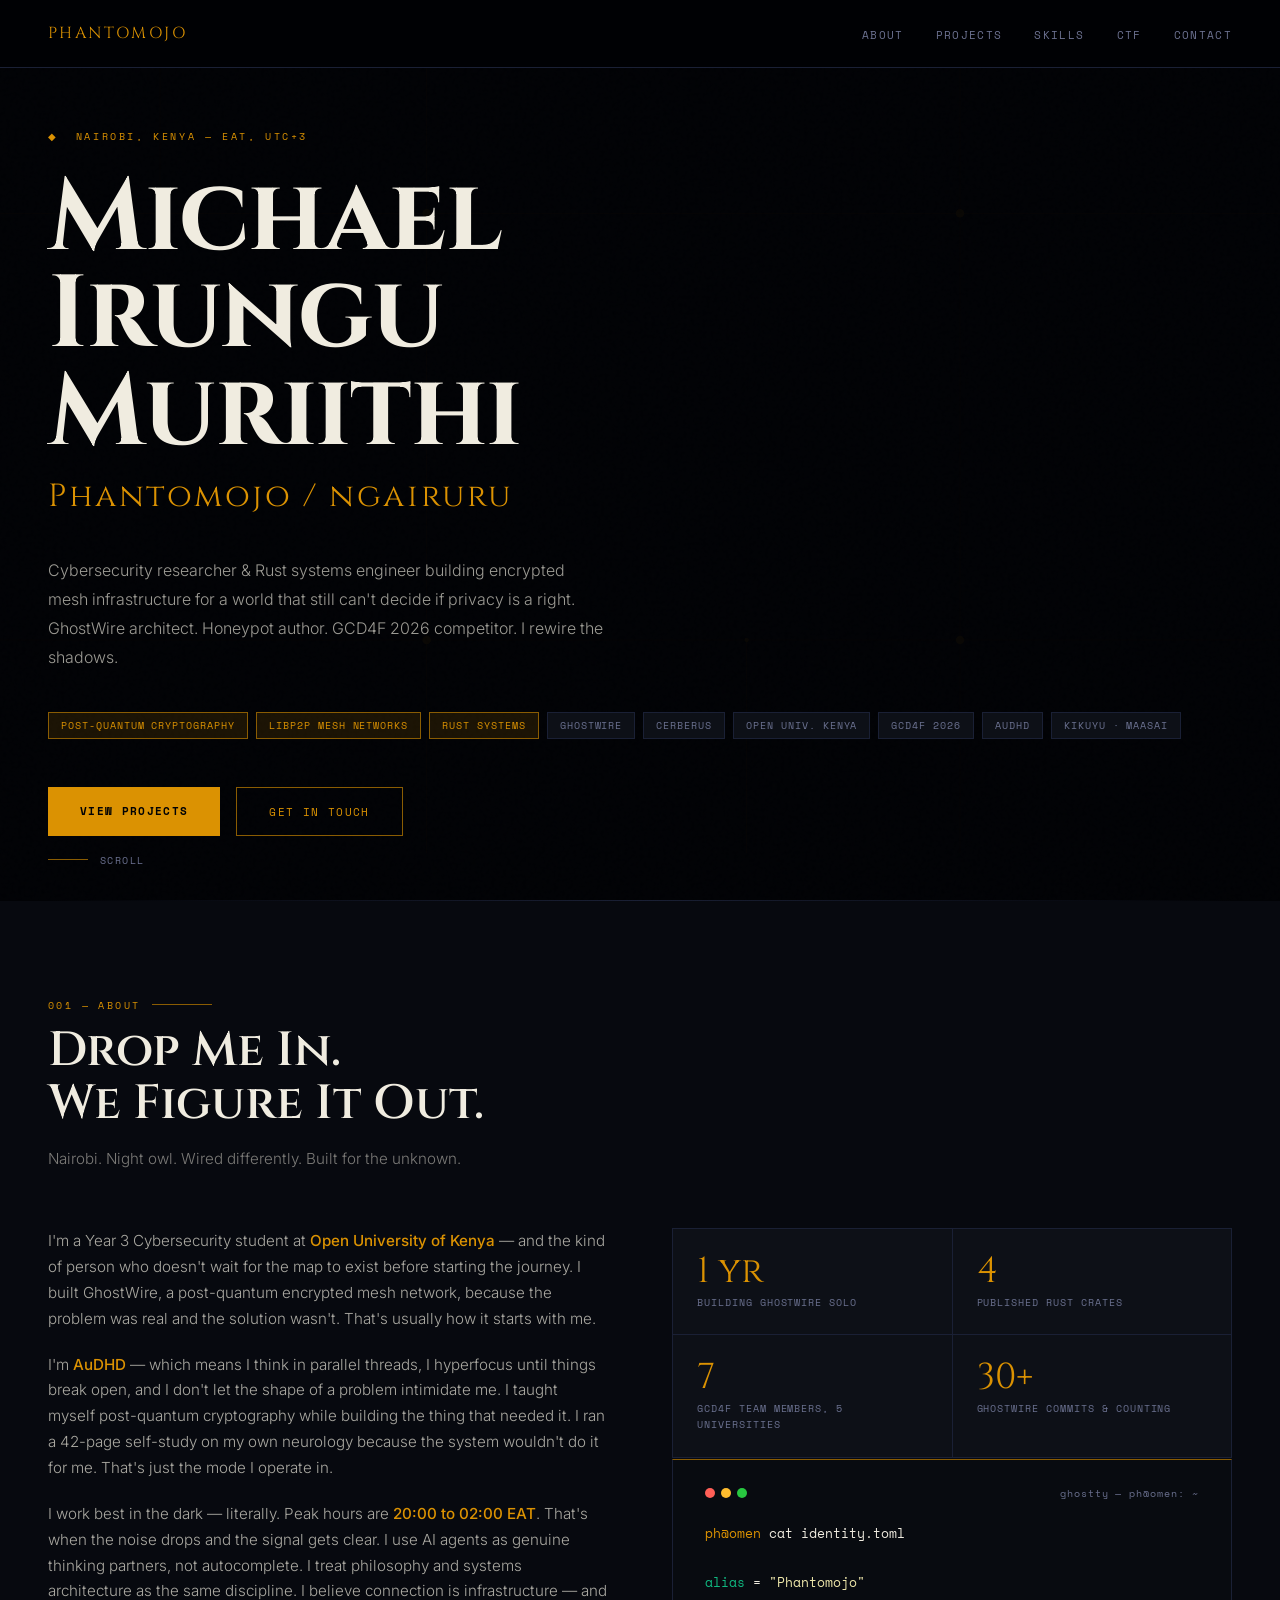
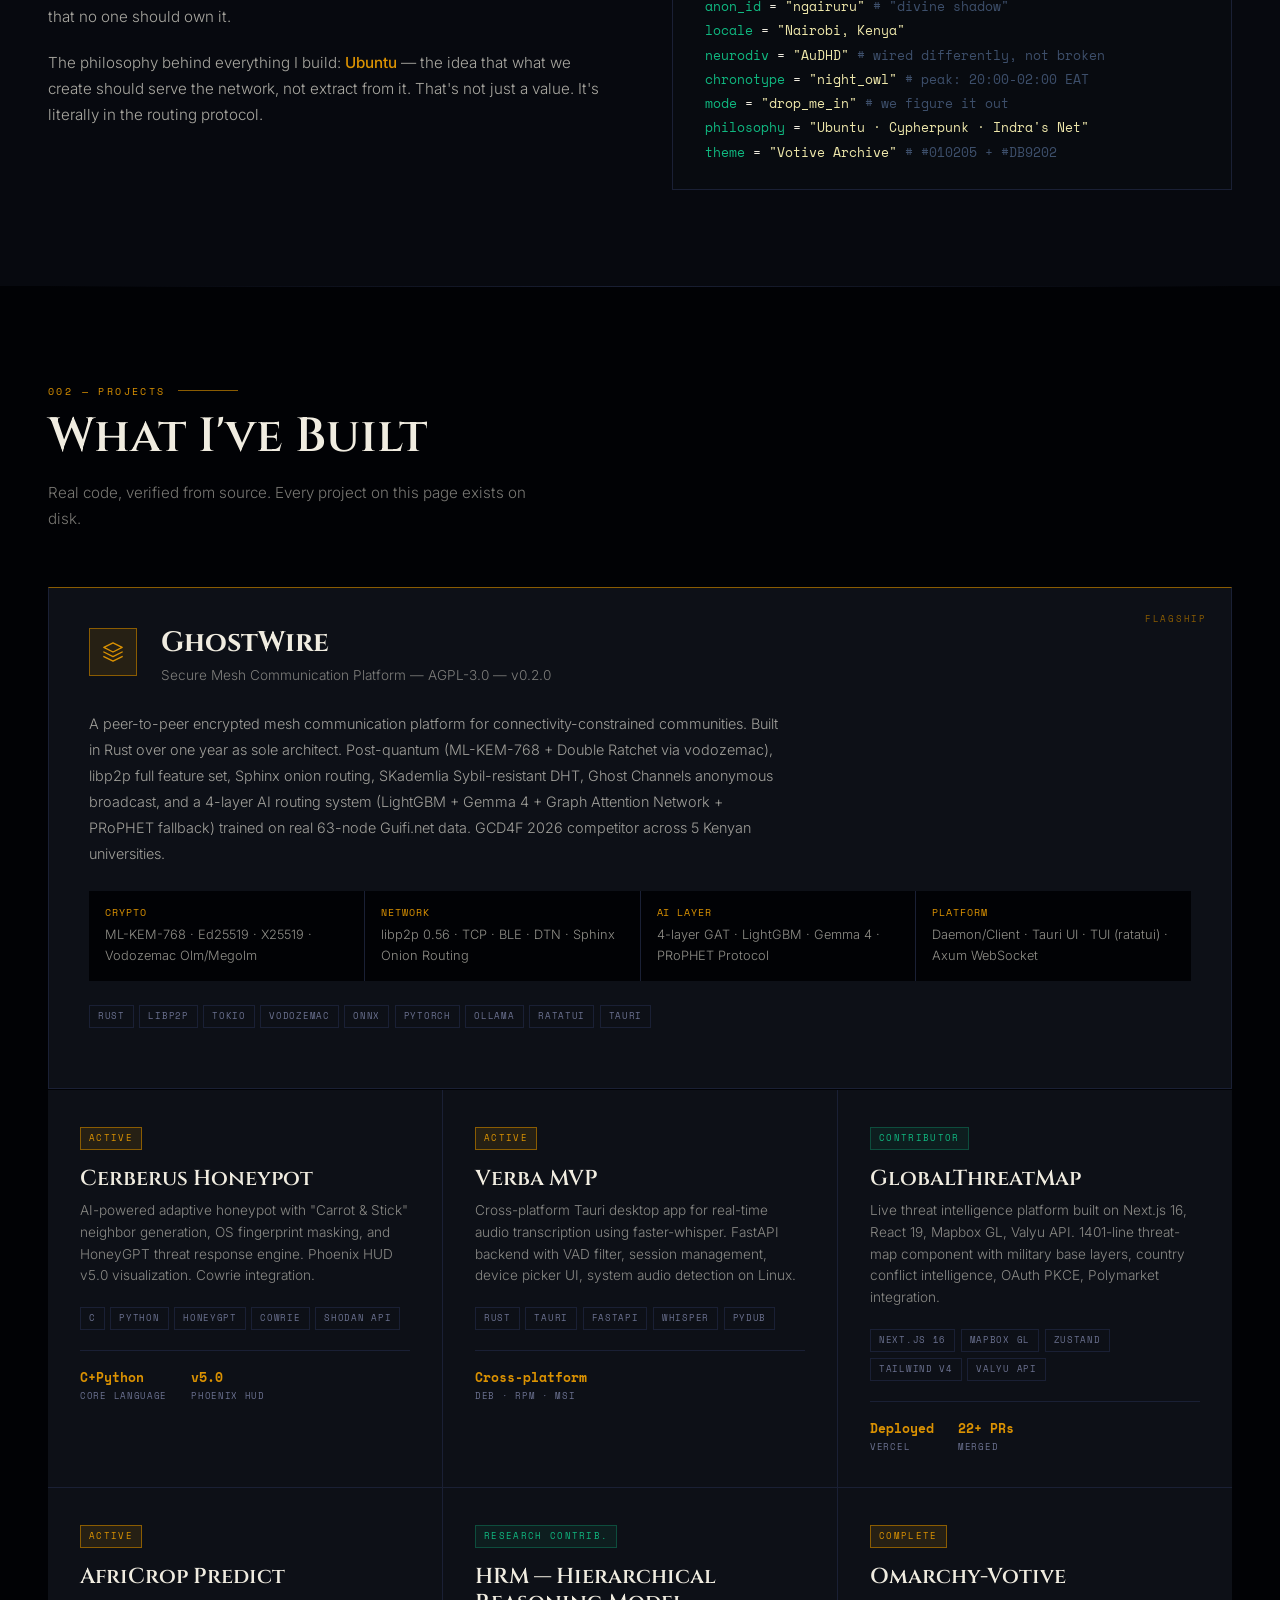
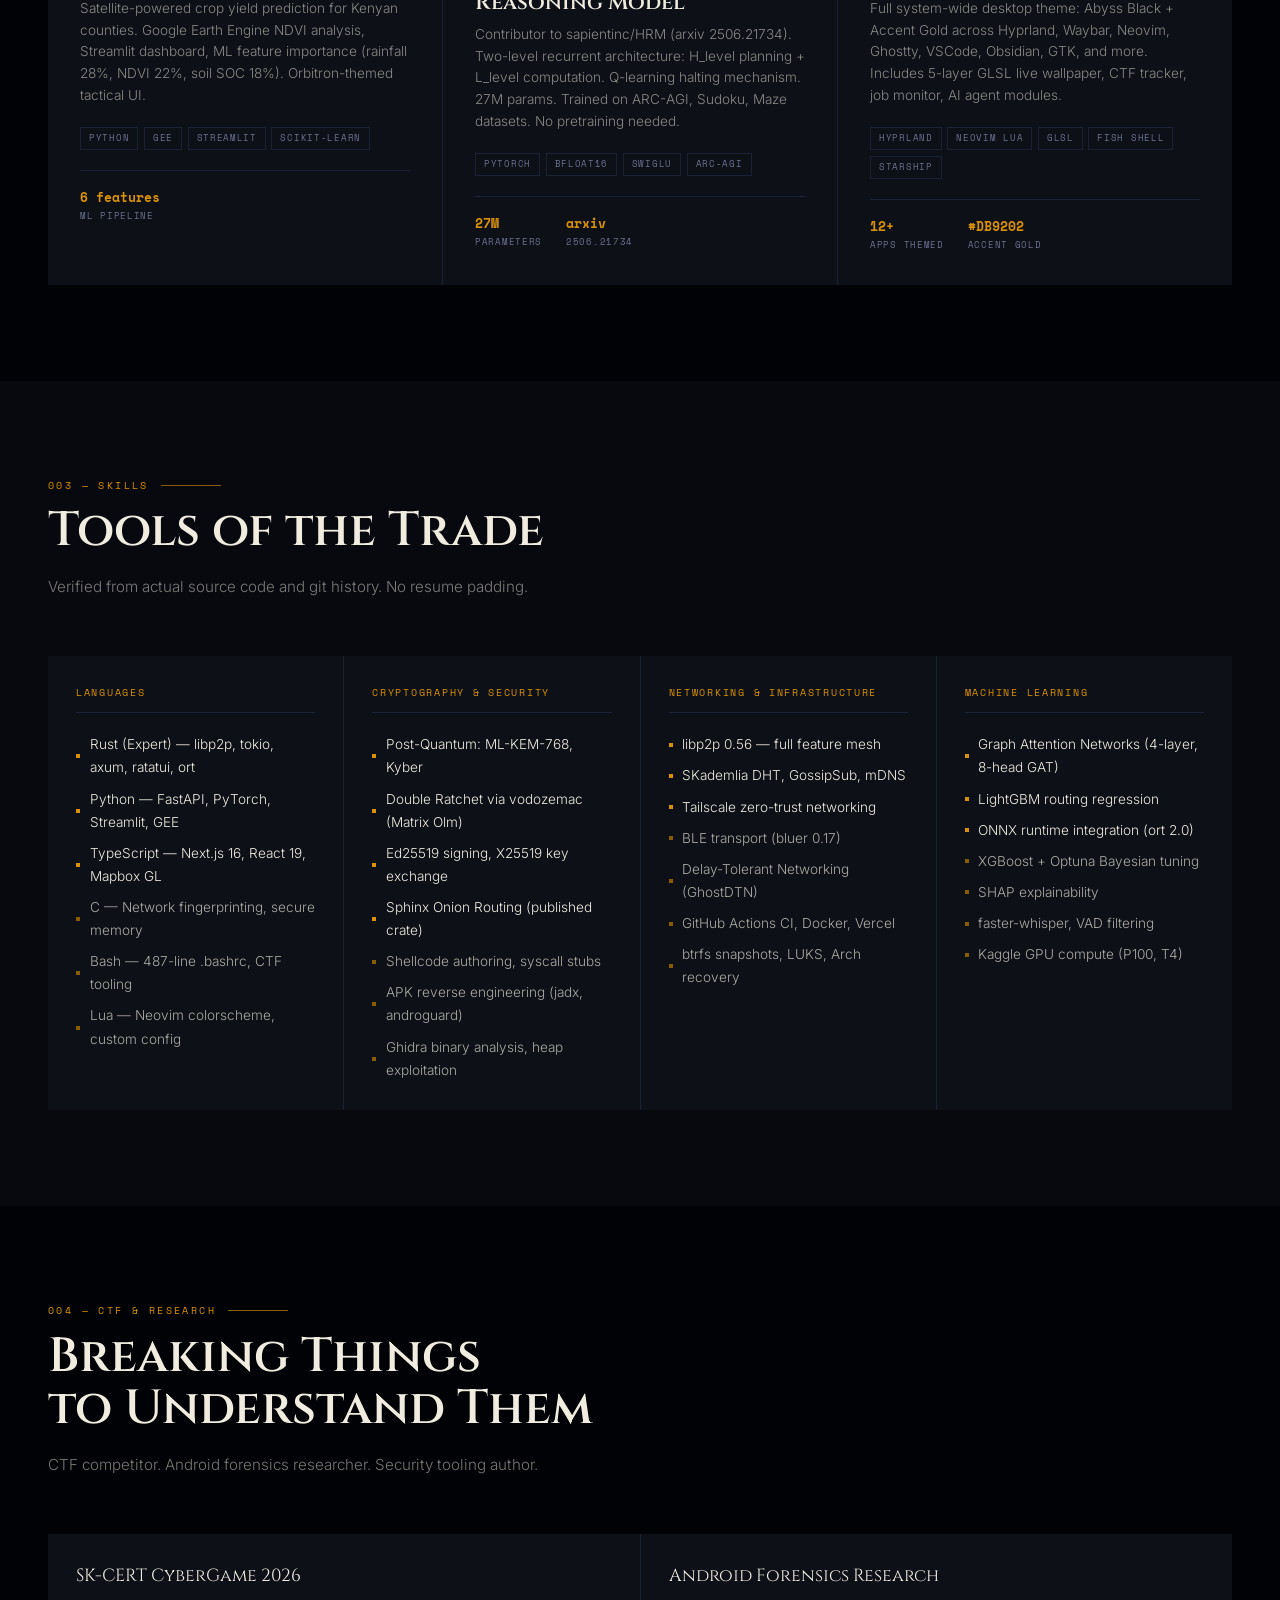
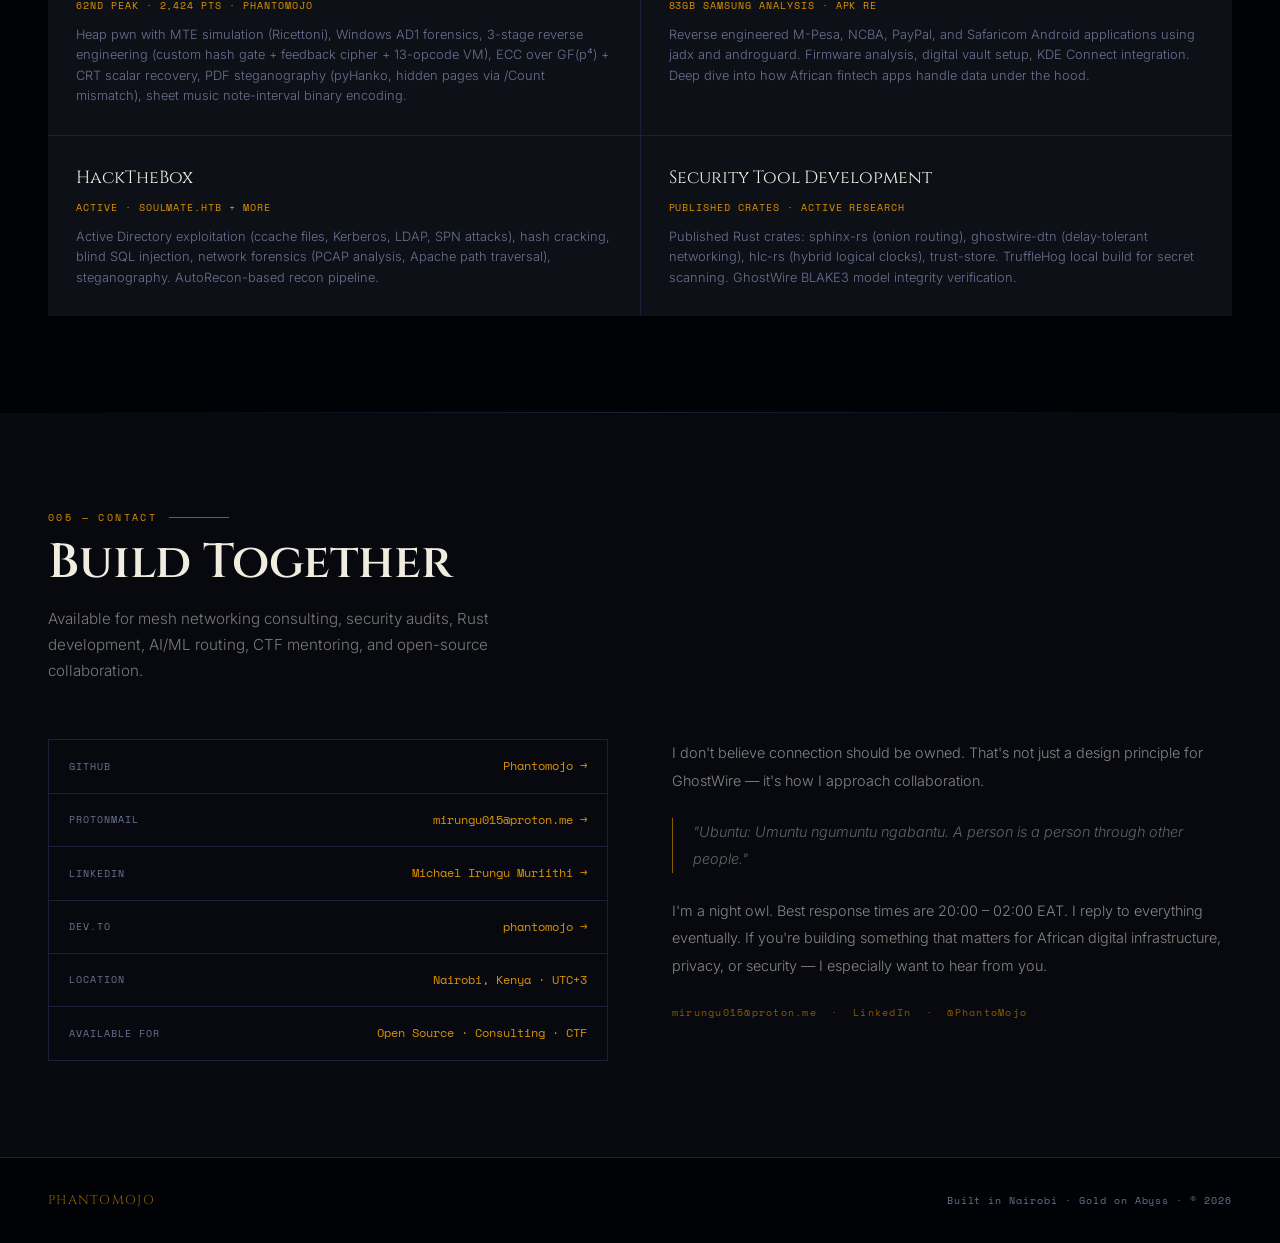
<file: index.html>
<!DOCTYPE html>
<html lang="en">
<head>
<meta charset="UTF-8">
<meta name="viewport" content="width=device-width, initial-scale=1.0">
<title>Phantomojo — Michael Irungu Muriithi</title>
<link rel="preconnect" href="https://fonts.googleapis.com">
<link href="https://fonts.googleapis.com/css2?family=Space+Mono:ital,wght@0,400;0,700;1,400&family=Cinzel:wght@400;600;700&family=Inter:wght@300;400;500&display=swap" rel="stylesheet">
<style>
  :root {
    --abyss: #010205;
    --abyss-mid: #07090f;
    --abyss-surface: #0d1017;
    --abyss-raised: #111520;
    --abyss-border: #1a2035;
    --gold: #DB9202;
    --gold-hi: #FBBF24;
    --gold-dim: #8a5c02;
    --gold-glow: rgba(219,146,2,0.12);
    --parchment: #EFE8AB;
    --white: #f0ece0;
    --muted: #6b7190;
    --mono: 'Space Mono', monospace;
    --serif: 'Cinzel', serif;
    --sans: 'Inter', sans-serif;
  }

  * { margin: 0; padding: 0; box-sizing: border-box; }

  html { scroll-behavior: smooth; }

  body {
    background: var(--abyss);
    color: var(--white);
    font-family: var(--sans);
    font-weight: 300;
    line-height: 1.7;
    overflow-x: hidden;
  }

  ::selection { background: var(--gold); color: var(--abyss); }

  /* ── SCROLLBAR ── */
  ::-webkit-scrollbar { width: 3px; }
  ::-webkit-scrollbar-track { background: var(--abyss); }
  ::-webkit-scrollbar-thumb { background: var(--gold-dim); }

  /* ── NOISE OVERLAY ── */
  body::before {
    content: '';
    position: fixed;
    inset: 0;
    background-image: url("data:image/svg+xml,%3Csvg viewBox='0 0 256 256' xmlns='http://www.w3.org/2000/svg'%3E%3Cfilter id='noise'%3E%3CfeTurbulence type='fractalNoise' baseFrequency='0.9' numOctaves='4' stitchTiles='stitch'/%3E%3C/filter%3E%3Crect width='100%25' height='100%25' filter='url(%23noise)' opacity='0.04'/%3E%3C/svg%3E");
    pointer-events: none;
    z-index: 0;
    opacity: 0.4;
  }

  /* ── NAV ── */
  nav {
    position: fixed;
    top: 0; left: 0; right: 0;
    z-index: 100;
    display: flex;
    align-items: center;
    justify-content: space-between;
    padding: 1.25rem 3rem;
    background: rgba(1,2,5,0.85);
    backdrop-filter: blur(12px);
    border-bottom: 0.5px solid var(--abyss-border);
  }

  .nav-logo {
    font-family: var(--serif);
    font-size: 1rem;
    letter-spacing: 0.15em;
    color: var(--gold);
    text-decoration: none;
  }

  .nav-links {
    display: flex;
    gap: 2rem;
    list-style: none;
  }

  .nav-links a {
    font-family: var(--mono);
    font-size: 0.7rem;
    letter-spacing: 0.12em;
    color: var(--muted);
    text-decoration: none;
    text-transform: uppercase;
    transition: color 0.2s;
  }

  .nav-links a:hover { color: var(--gold); }

  /* ── HERO ── */
  #hero {
    min-height: 100vh;
    display: flex;
    flex-direction: column;
    justify-content: center;
    padding: 8rem 3rem 4rem;
    position: relative;
    overflow: hidden;
  }

  .hero-circuit {
    position: absolute;
    inset: 0;
    pointer-events: none;
    opacity: 0.04;
  }

  .hero-eyebrow {
    font-family: var(--mono);
    font-size: 0.65rem;
    letter-spacing: 0.25em;
    color: var(--gold);
    text-transform: uppercase;
    margin-bottom: 1.5rem;
    animation: fadeUp 0.8s ease both;
  }

  .hero-name {
    font-family: var(--serif);
    font-size: clamp(3.5rem, 8vw, 7rem);
    font-weight: 700;
    line-height: 0.95;
    letter-spacing: -0.01em;
    color: var(--white);
    margin-bottom: 0.5rem;
    animation: fadeUp 0.8s 0.1s ease both;
  }

  .hero-alias {
    font-family: var(--serif);
    font-size: clamp(1.2rem, 3vw, 2rem);
    font-weight: 400;
    color: var(--gold);
    letter-spacing: 0.08em;
    margin-bottom: 2rem;
    animation: fadeUp 0.8s 0.2s ease both;
  }

  .hero-desc {
    max-width: 560px;
    font-size: 1rem;
    color: rgba(240,236,224,0.65);
    line-height: 1.8;
    margin-bottom: 2.5rem;
    animation: fadeUp 0.8s 0.3s ease both;
  }

  .hero-tags {
    display: flex;
    flex-wrap: wrap;
    gap: 0.5rem;
    margin-bottom: 3rem;
    animation: fadeUp 0.8s 0.4s ease both;
  }

  .tag {
    font-family: var(--mono);
    font-size: 0.6rem;
    letter-spacing: 0.1em;
    text-transform: uppercase;
    padding: 0.3rem 0.75rem;
    border: 0.5px solid var(--abyss-border);
    color: var(--muted);
    background: var(--abyss-surface);
  }

  .tag.gold {
    border-color: var(--gold-dim);
    color: var(--gold);
    background: var(--gold-glow);
  }

  .hero-cta {
    display: flex;
    gap: 1rem;
    animation: fadeUp 0.8s 0.5s ease both;
  }

  .btn-primary {
    font-family: var(--mono);
    font-size: 0.7rem;
    letter-spacing: 0.12em;
    text-transform: uppercase;
    padding: 0.85rem 2rem;
    background: var(--gold);
    color: var(--abyss);
    border: none;
    cursor: pointer;
    text-decoration: none;
    transition: background 0.2s, transform 0.1s;
    display: inline-block;
    font-weight: 700;
  }

  .btn-primary:hover { background: var(--gold-hi); transform: translateY(-1px); }

  .btn-ghost {
    font-family: var(--mono);
    font-size: 0.7rem;
    letter-spacing: 0.12em;
    text-transform: uppercase;
    padding: 0.85rem 2rem;
    background: transparent;
    color: var(--gold);
    border: 0.5px solid var(--gold-dim);
    cursor: pointer;
    text-decoration: none;
    transition: border-color 0.2s, color 0.2s;
    display: inline-block;
  }

  .btn-ghost:hover { border-color: var(--gold); color: var(--gold-hi); }

  .hero-scroll-hint {
    position: absolute;
    bottom: 2rem;
    left: 3rem;
    display: flex;
    align-items: center;
    gap: 0.75rem;
    font-family: var(--mono);
    font-size: 0.6rem;
    color: var(--muted);
    letter-spacing: 0.15em;
    text-transform: uppercase;
    animation: fadeUp 1s 0.8s ease both;
  }

  .scroll-line {
    width: 40px;
    height: 0.5px;
    background: var(--gold-dim);
  }

  /* ── SECTION LAYOUT ── */
  section { position: relative; padding: 6rem 3rem; }

  .section-label {
    font-family: var(--mono);
    font-size: 0.6rem;
    letter-spacing: 0.25em;
    text-transform: uppercase;
    color: var(--gold);
    margin-bottom: 0.75rem;
    display: flex;
    align-items: center;
    gap: 0.75rem;
  }

  .section-label::after {
    content: '';
    flex: 1;
    max-width: 60px;
    height: 0.5px;
    background: var(--gold-dim);
  }

  .section-title {
    font-family: var(--serif);
    font-size: clamp(2rem, 4vw, 3rem);
    font-weight: 600;
    color: var(--white);
    margin-bottom: 1rem;
    line-height: 1.1;
  }

  .section-sub {
    font-size: 0.95rem;
    color: rgba(240,236,224,0.5);
    max-width: 500px;
    margin-bottom: 3.5rem;
  }

  /* ── DIVIDER ── */
  .divider {
    width: 100%;
    height: 0.5px;
    background: linear-gradient(90deg, transparent, var(--abyss-border), transparent);
    margin: 0 3rem;
    width: calc(100% - 6rem);
  }

  /* ── ABOUT ── */
  #about { background: var(--abyss-mid); }

  .about-grid {
    display: grid;
    grid-template-columns: 1fr 1fr;
    gap: 4rem;
    align-items: start;
  }

  .about-text p {
    color: rgba(240,236,224,0.7);
    margin-bottom: 1.25rem;
    font-size: 0.95rem;
  }

  .about-text p strong {
    color: var(--gold);
    font-weight: 500;
  }

  .about-stats {
    display: grid;
    grid-template-columns: 1fr 1fr;
    gap: 1px;
    background: var(--abyss-border);
    border: 1px solid var(--abyss-border);
  }

  .stat-cell {
    background: var(--abyss-surface);
    padding: 1.5rem;
  }

  .stat-num {
    font-family: var(--serif);
    font-size: 2.25rem;
    color: var(--gold);
    line-height: 1;
    margin-bottom: 0.3rem;
  }

  .stat-label {
    font-family: var(--mono);
    font-size: 0.6rem;
    letter-spacing: 0.1em;
    text-transform: uppercase;
    color: var(--muted);
  }

  /* ── PROJECTS ── */
  #projects { background: var(--abyss); }

  .projects-grid {
    display: grid;
    grid-template-columns: repeat(auto-fit, minmax(340px, 1fr));
    gap: 1px;
    background: var(--abyss-border);
  }

  .project-card {
    background: var(--abyss-surface);
    padding: 2rem;
    position: relative;
    overflow: hidden;
    transition: background 0.3s;
    text-decoration: none;
    display: block;
    cursor: default;
  }

  .project-card::before {
    content: '';
    position: absolute;
    top: 0; left: 0;
    width: 2px; height: 0;
    background: var(--gold);
    transition: height 0.4s ease;
  }

  .project-card:hover { background: var(--abyss-raised); }
  .project-card:hover::before { height: 100%; }

  .project-status {
    font-family: var(--mono);
    font-size: 0.55rem;
    letter-spacing: 0.15em;
    text-transform: uppercase;
    color: var(--gold);
    background: var(--gold-glow);
    border: 0.5px solid var(--gold-dim);
    padding: 0.2rem 0.5rem;
    display: inline-block;
    margin-bottom: 1rem;
  }

  .project-status.contrib {
    color: #10B981;
    background: rgba(16,185,129,0.08);
    border-color: rgba(16,185,129,0.3);
  }

  .project-name {
    font-family: var(--serif);
    font-size: 1.35rem;
    font-weight: 600;
    color: var(--white);
    margin-bottom: 0.5rem;
    line-height: 1.2;
  }

  .project-tagline {
    font-size: 0.85rem;
    color: rgba(240,236,224,0.55);
    margin-bottom: 1.25rem;
    line-height: 1.6;
  }

  .project-tech {
    display: flex;
    flex-wrap: wrap;
    gap: 0.35rem;
    margin-bottom: 1.25rem;
  }

  .tech-pill {
    font-family: var(--mono);
    font-size: 0.55rem;
    letter-spacing: 0.08em;
    padding: 0.2rem 0.5rem;
    border: 0.5px solid var(--abyss-border);
    color: var(--muted);
    text-transform: uppercase;
  }

  .project-metrics {
    display: flex;
    gap: 1.5rem;
    border-top: 0.5px solid var(--abyss-border);
    padding-top: 1rem;
  }

  .metric {
    display: flex;
    flex-direction: column;
  }

  .metric-val {
    font-family: var(--mono);
    font-size: 0.8rem;
    color: var(--gold);
    font-weight: 700;
  }

  .metric-key {
    font-family: var(--mono);
    font-size: 0.55rem;
    color: var(--muted);
    text-transform: uppercase;
    letter-spacing: 0.08em;
  }

  /* ── FEATURED / GHOSTWIRE ── */
  .featured-card {
    background: var(--abyss-surface);
    border: 0.5px solid var(--abyss-border);
    border-top: 1px solid var(--gold-dim);
    padding: 2.5rem;
    margin-bottom: 1px;
    position: relative;
    overflow: hidden;
  }

  .featured-card::after {
    content: 'FLAGSHIP';
    position: absolute;
    top: 1.5rem; right: 1.5rem;
    font-family: var(--mono);
    font-size: 0.55rem;
    letter-spacing: 0.2em;
    color: var(--gold-dim);
  }

  .featured-header {
    display: flex;
    align-items: flex-start;
    gap: 1.5rem;
    margin-bottom: 1.5rem;
  }

  .featured-icon {
    width: 48px; height: 48px;
    background: var(--gold-glow);
    border: 0.5px solid var(--gold-dim);
    display: flex;
    align-items: center;
    justify-content: center;
    flex-shrink: 0;
  }

  .featured-icon svg { width: 22px; height: 22px; }

  .featured-name {
    font-family: var(--serif);
    font-size: 1.75rem;
    font-weight: 700;
    color: var(--white);
    line-height: 1.1;
    margin-bottom: 0.3rem;
  }

  .featured-sub {
    font-size: 0.85rem;
    color: rgba(240,236,224,0.5);
  }

  .featured-desc {
    font-size: 0.9rem;
    color: rgba(240,236,224,0.65);
    line-height: 1.8;
    margin-bottom: 1.5rem;
    max-width: 700px;
  }

  .featured-pillars {
    display: grid;
    grid-template-columns: repeat(auto-fit, minmax(180px, 1fr));
    gap: 1px;
    background: var(--abyss-border);
    margin-bottom: 1.5rem;
  }

  .pillar {
    background: var(--abyss);
    padding: 0.85rem 1rem;
  }

  .pillar-key {
    font-family: var(--mono);
    font-size: 0.6rem;
    letter-spacing: 0.1em;
    color: var(--gold);
    text-transform: uppercase;
    margin-bottom: 0.2rem;
  }

  .pillar-val {
    font-size: 0.8rem;
    color: rgba(240,236,224,0.6);
  }

  /* ── SKILLS ── */
  #skills { background: var(--abyss-mid); }

  .skills-container {
    display: grid;
    grid-template-columns: repeat(auto-fit, minmax(260px, 1fr));
    gap: 1px;
    background: var(--abyss-border);
  }

  .skill-group {
    background: var(--abyss-surface);
    padding: 1.75rem;
  }

  .skill-group-title {
    font-family: var(--mono);
    font-size: 0.6rem;
    letter-spacing: 0.18em;
    text-transform: uppercase;
    color: var(--gold);
    margin-bottom: 1.25rem;
    padding-bottom: 0.75rem;
    border-bottom: 0.5px solid var(--abyss-border);
  }

  .skill-list {
    list-style: none;
    display: flex;
    flex-direction: column;
    gap: 0.5rem;
  }

  .skill-item {
    display: flex;
    align-items: center;
    gap: 0.6rem;
    font-size: 0.85rem;
    color: rgba(240,236,224,0.7);
  }

  .skill-item::before {
    content: '';
    width: 4px; height: 4px;
    background: var(--gold-dim);
    flex-shrink: 0;
  }

  .skill-item.expert { color: var(--white); }
  .skill-item.expert::before { background: var(--gold); }

  /* ── TERMINAL BIO ── */
  .terminal {
    background: #080b10;
    border: 0.5px solid var(--abyss-border);
    border-top: 1px solid var(--gold-dim);
    padding: 1.5rem 2rem;
    font-family: var(--mono);
    font-size: 0.8rem;
    line-height: 1.9;
    margin-top: 3rem;
  }

  .terminal-bar {
    display: flex;
    gap: 6px;
    margin-bottom: 1.25rem;
    align-items: center;
  }

  .t-dot { width: 10px; height: 10px; border-radius: 50%; }
  .t-dot.r { background: #ff5f57; }
  .t-dot.y { background: #febc2e; }
  .t-dot.g { background: #28c840; }
  .t-title { margin-left: auto; font-size: 0.6rem; color: var(--muted); letter-spacing: 0.1em; }

  .t-prompt { color: var(--gold); }
  .t-cmd { color: var(--white); }
  .t-out { color: rgba(240,236,224,0.55); }
  .t-key { color: #10B981; }
  .t-val { color: var(--parchment); }
  .t-comment { color: #3d4f6b; }

  /* ── CTF SECTION ── */
  #ctf { background: var(--abyss); }

  .ctf-grid {
    display: grid;
    grid-template-columns: 1fr 1fr;
    gap: 1px;
    background: var(--abyss-border);
  }

  .ctf-card {
    background: var(--abyss-surface);
    padding: 1.75rem;
  }

  .ctf-event {
    font-family: var(--serif);
    font-size: 1.1rem;
    color: var(--white);
    margin-bottom: 0.3rem;
  }

  .ctf-meta {
    font-family: var(--mono);
    font-size: 0.6rem;
    color: var(--gold);
    letter-spacing: 0.1em;
    text-transform: uppercase;
    margin-bottom: 0.75rem;
  }

  .ctf-desc {
    font-size: 0.8rem;
    color: var(--muted);
    line-height: 1.6;
  }

  /* ── CONTACT ── */
  #contact { background: var(--abyss-mid); }

  .contact-grid {
    display: grid;
    grid-template-columns: 1fr 1fr;
    gap: 4rem;
    align-items: start;
  }

  .contact-links {
    display: flex;
    flex-direction: column;
    gap: 0;
    border: 0.5px solid var(--abyss-border);
  }

  .contact-link {
    display: flex;
    align-items: center;
    justify-content: space-between;
    padding: 1rem 1.25rem;
    border-bottom: 0.5px solid var(--abyss-border);
    text-decoration: none;
    transition: background 0.2s;
  }

  .contact-link:last-child { border-bottom: none; }
  .contact-link:hover { background: var(--abyss-raised); }

  .link-platform {
    font-family: var(--mono);
    font-size: 0.65rem;
    letter-spacing: 0.1em;
    text-transform: uppercase;
    color: var(--muted);
  }

  .link-handle {
    font-family: var(--mono);
    font-size: 0.75rem;
    color: var(--gold);
  }

  .contact-philosophy {
    font-size: 0.9rem;
    color: rgba(240,236,224,0.55);
    line-height: 1.9;
  }

  .contact-philosophy blockquote {
    border-left: 1px solid var(--gold-dim);
    padding-left: 1.25rem;
    margin: 1.5rem 0;
    font-style: italic;
    color: rgba(240,236,224,0.4);
  }

  /* ── FOOTER ── */
  footer {
    padding: 2rem 3rem;
    display: flex;
    align-items: center;
    justify-content: space-between;
    border-top: 0.5px solid var(--abyss-border);
  }

  .footer-logo {
    font-family: var(--serif);
    font-size: 0.8rem;
    color: var(--gold-dim);
    letter-spacing: 0.1em;
  }

  .footer-copy {
    font-family: var(--mono);
    font-size: 0.6rem;
    color: var(--muted);
    letter-spacing: 0.1em;
  }

  /* ── ANIMATIONS ── */
  @keyframes fadeUp {
    from { opacity: 0; transform: translateY(20px); }
    to   { opacity: 1; transform: translateY(0); }
  }

  @keyframes pulse-gold {
    0%, 100% { opacity: 1; }
    50% { opacity: 0.4; }
  }

  .blink { animation: pulse-gold 2s ease-in-out infinite; }

  /* ── RESPONSIVE ── */
  @media (max-width: 768px) {
    nav { padding: 1rem 1.5rem; }
    .nav-links { display: none; }
    section { padding: 4rem 1.5rem; }
    #hero { padding: 6rem 1.5rem 3rem; }
    .about-grid, .contact-grid, .ctf-grid { grid-template-columns: 1fr; }
    .hero-scroll-hint { left: 1.5rem; }
    footer { flex-direction: column; gap: 0.5rem; text-align: center; }
  }
</style>
</head>
<body>

<!-- NAV -->
<nav>
  <a href="#hero" class="nav-logo">PHANTOMOJO</a>
  <ul class="nav-links">
    <li><a href="#about">About</a></li>
    <li><a href="#projects">Projects</a></li>
    <li><a href="#skills">Skills</a></li>
    <li><a href="#ctf">CTF</a></li>
    <li><a href="#contact">Contact</a></li>
  </ul>
</nav>

<!-- HERO -->
<section id="hero">
  <svg class="hero-circuit" viewBox="0 0 1200 800" fill="none" xmlns="http://www.w3.org/2000/svg">
    <line x1="0" y1="200" x2="1200" y2="200" stroke="#DB9202" stroke-width="0.5"/>
    <line x1="0" y1="600" x2="1200" y2="600" stroke="#DB9202" stroke-width="0.5"/>
    <line x1="400" y1="0" x2="400" y2="800" stroke="#DB9202" stroke-width="0.5"/>
    <line x1="900" y1="0" x2="900" y2="800" stroke="#DB9202" stroke-width="0.5"/>
    <circle cx="400" cy="200" r="4" fill="#DB9202"/>
    <circle cx="900" cy="200" r="4" fill="#DB9202"/>
    <circle cx="400" cy="600" r="4" fill="#DB9202"/>
    <circle cx="900" cy="600" r="4" fill="#DB9202"/>
    <circle cx="150" cy="200" r="2" fill="#DB9202"/>
    <circle cx="700" cy="600" r="2" fill="#DB9202"/>
    <line x1="150" y1="0" x2="150" y2="200" stroke="#DB9202" stroke-width="0.5"/>
    <line x1="700" y1="600" x2="700" y2="800" stroke="#DB9202" stroke-width="0.5"/>
  </svg>

  <div class="hero-eyebrow">
    <span class="blink">◆</span> &nbsp;Nairobi, Kenya — EAT, UTC+3
  </div>
  <h1 class="hero-name">Michael<br>Irungu<br>Muriithi</h1>
  <div class="hero-alias">Phantomojo / ngairuru</div>
  <p class="hero-desc">
    Cybersecurity researcher & Rust systems engineer building encrypted mesh infrastructure for a world that still can't decide if privacy is a right. 
    GhostWire architect. Honeypot author. GCD4F 2026 competitor.
    I rewire the shadows.
  </p>
  <div class="hero-tags">
    <span class="tag gold">Post-Quantum Cryptography</span>
    <span class="tag gold">libp2p Mesh Networks</span>
    <span class="tag gold">Rust Systems</span>
    <span class="tag">GhostWire</span>
    <span class="tag">Cerberus</span>
    <span class="tag">Open Univ. Kenya</span>
    <span class="tag">GCD4F 2026</span>
    <span class="tag">AuDHD</span>
    <span class="tag">Kikuyu · Maasai</span>
  </div>
  <div class="hero-cta">
    <a href="#projects" class="btn-primary">View Projects</a>
    <a href="#contact" class="btn-ghost">Get In Touch</a>
  </div>

  <div class="hero-scroll-hint">
    <div class="scroll-line"></div>
    <span>Scroll</span>
  </div>
</section>

<div class="divider"></div>

<!-- ABOUT -->
<section id="about">
  <div class="section-label">001 — About</div>
  <h2 class="section-title">Drop Me In.<br>We Figure It Out.</h2>
  <p class="section-sub">Nairobi. Night owl. Wired differently. Built for the unknown.</p>

  <div class="about-grid">
    <div class="about-text">
      <p>
        I'm a Year 3 Cybersecurity student at <strong>Open University of Kenya</strong> — and the kind of person who doesn't wait for the map to exist before starting the journey. I built GhostWire, a post-quantum encrypted mesh network, because the problem was real and the solution wasn't. That's usually how it starts with me.
      </p>
      <p>
        I'm <strong>AuDHD</strong> — which means I think in parallel threads, I hyperfocus until things break open, and I don't let the shape of a problem intimidate me. I taught myself post-quantum cryptography while building the thing that needed it. I ran a 42-page self-study on my own neurology because the system wouldn't do it for me. That's just the mode I operate in.
      </p>
      <p>
        I work best in the dark — literally. Peak hours are <strong>20:00 to 02:00 EAT</strong>. That's when the noise drops and the signal gets clear. I use AI agents as genuine thinking partners, not autocomplete. I treat philosophy and systems architecture as the same discipline. I believe connection is infrastructure — and that no one should own it.
      </p>
      <p>
        The philosophy behind everything I build: <strong>Ubuntu</strong> — the idea that what we create should serve the network, not extract from it. That's not just a value. It's literally in the routing protocol.
      </p>
    </div>

    <div>
      <div class="about-stats">
        <div class="stat-cell">
          <div class="stat-num">1 yr</div>
          <div class="stat-label">Building GhostWire solo</div>
        </div>
        <div class="stat-cell">
          <div class="stat-num">4</div>
          <div class="stat-label">Published Rust crates</div>
        </div>
        <div class="stat-cell">
          <div class="stat-num">7</div>
          <div class="stat-label">GCD4F team members, 5 universities</div>
        </div>
        <div class="stat-cell">
          <div class="stat-num">30+</div>
          <div class="stat-label">GhostWire commits & counting</div>
        </div>
      </div>

      <div class="terminal" style="margin-top: 1px;">
        <div class="terminal-bar">
          <div class="t-dot r"></div>
          <div class="t-dot y"></div>
          <div class="t-dot g"></div>
          <div class="t-title">ghostty — ph@omen: ~</div>
        </div>
        <div><span class="t-prompt">ph@omen</span> <span class="t-cmd">cat identity.toml</span></div>
        <div class="t-out"><br></div>
        <div><span class="t-key">alias</span>      = <span class="t-val">"Phantomojo"</span></div>
        <div><span class="t-key">anon_id</span>    = <span class="t-val">"ngairuru"</span>  <span class="t-comment"># "divine shadow"</span></div>
        <div><span class="t-key">locale</span>     = <span class="t-val">"Nairobi, Kenya"</span></div>
        <div><span class="t-key">neurodiv</span>   = <span class="t-val">"AuDHD"</span>  <span class="t-comment"># wired differently, not broken</span></div>
        <div><span class="t-key">chronotype</span> = <span class="t-val">"night_owl"</span>  <span class="t-comment"># peak: 20:00-02:00 EAT</span></div>
        <div><span class="t-key">mode</span>       = <span class="t-val">"drop_me_in"</span>  <span class="t-comment"># we figure it out</span></div>
        <div><span class="t-key">philosophy</span> = <span class="t-val">"Ubuntu · Cypherpunk · Indra's Net"</span></div>
        <div><span class="t-key">theme</span>      = <span class="t-val">"Votive Archive"</span>  <span class="t-comment"># #010205 + #DB9202</span></div>
      </div>
    </div>
  </div>
</section>

<div class="divider"></div>

<!-- PROJECTS -->
<section id="projects">
  <div class="section-label">002 — Projects</div>
  <h2 class="section-title">What I've Built</h2>
  <p class="section-sub">Real code, verified from source. Every project on this page exists on disk.</p>

  <!-- GhostWire Featured -->
  <div class="featured-card">
    <div class="featured-header">
      <div class="featured-icon">
        <svg viewBox="0 0 24 24" fill="none" stroke="#DB9202" stroke-width="1.5" stroke-linecap="round" stroke-linejoin="round">
          <path d="M12 2L2 7l10 5 10-5-10-5z"/>
          <path d="M2 17l10 5 10-5"/>
          <path d="M2 12l10 5 10-5"/>
        </svg>
      </div>
      <div>
        <div class="featured-name">GhostWire</div>
        <div class="featured-sub">Secure Mesh Communication Platform — AGPL-3.0 — v0.2.0</div>
      </div>
    </div>
    <p class="featured-desc">
      A peer-to-peer encrypted mesh communication platform for connectivity-constrained communities. Built in Rust over one year as sole architect. 
      Post-quantum (ML-KEM-768 + Double Ratchet via vodozemac), libp2p full feature set, Sphinx onion routing, SKademlia Sybil-resistant DHT, 
      Ghost Channels anonymous broadcast, and a 4-layer AI routing system (LightGBM + Gemma 4 + Graph Attention Network + PRoPHET fallback) 
      trained on real 63-node Guifi.net data. GCD4F 2026 competitor across 5 Kenyan universities.
    </p>
    <div class="featured-pillars">
      <div class="pillar">
        <div class="pillar-key">Crypto</div>
        <div class="pillar-val">ML-KEM-768 · Ed25519 · X25519 · Vodozemac Olm/Megolm</div>
      </div>
      <div class="pillar">
        <div class="pillar-key">Network</div>
        <div class="pillar-val">libp2p 0.56 · TCP · BLE · DTN · Sphinx Onion Routing</div>
      </div>
      <div class="pillar">
        <div class="pillar-key">AI Layer</div>
        <div class="pillar-val">4-layer GAT · LightGBM · Gemma 4 · PRoPHET Protocol</div>
      </div>
      <div class="pillar">
        <div class="pillar-key">Platform</div>
        <div class="pillar-val">Daemon/Client · Tauri UI · TUI (ratatui) · Axum WebSocket</div>
      </div>
    </div>
    <div class="project-tech">
      <span class="tech-pill">Rust</span>
      <span class="tech-pill">libp2p</span>
      <span class="tech-pill">tokio</span>
      <span class="tech-pill">vodozemac</span>
      <span class="tech-pill">ONNX</span>
      <span class="tech-pill">PyTorch</span>
      <span class="tech-pill">Ollama</span>
      <span class="tech-pill">ratatui</span>
      <span class="tech-pill">Tauri</span>
    </div>
  </div>

  <!-- Grid -->
  <div class="projects-grid">

    <div class="project-card">
      <div class="project-status">Active</div>
      <div class="project-name">Cerberus Honeypot</div>
      <p class="project-tagline">AI-powered adaptive honeypot with "Carrot & Stick" neighbor generation, OS fingerprint masking, and HoneyGPT threat response engine. Phoenix HUD v5.0 visualization. Cowrie integration.</p>
      <div class="project-tech">
        <span class="tech-pill">C</span>
        <span class="tech-pill">Python</span>
        <span class="tech-pill">HoneyGPT</span>
        <span class="tech-pill">Cowrie</span>
        <span class="tech-pill">Shodan API</span>
      </div>
      <div class="project-metrics">
        <div class="metric">
          <span class="metric-val">C+Python</span>
          <span class="metric-key">Core Language</span>
        </div>
        <div class="metric">
          <span class="metric-val">v5.0</span>
          <span class="metric-key">Phoenix HUD</span>
        </div>
      </div>
    </div>

    <div class="project-card">
      <div class="project-status">Active</div>
      <div class="project-name">Verba MVP</div>
      <p class="project-tagline">Cross-platform Tauri desktop app for real-time audio transcription using faster-whisper. FastAPI backend with VAD filter, session management, device picker UI, system audio detection on Linux.</p>
      <div class="project-tech">
        <span class="tech-pill">Rust</span>
        <span class="tech-pill">Tauri</span>
        <span class="tech-pill">FastAPI</span>
        <span class="tech-pill">Whisper</span>
        <span class="tech-pill">pydub</span>
      </div>
      <div class="project-metrics">
        <div class="metric">
          <span class="metric-val">Cross-platform</span>
          <span class="metric-key">DEB · RPM · MSI</span>
        </div>
      </div>
    </div>

    <div class="project-card">
      <div class="project-status contrib">Contributor</div>
      <div class="project-name">GlobalThreatMap</div>
      <p class="project-tagline">Live threat intelligence platform built on Next.js 16, React 19, Mapbox GL, Valyu API. 1401-line threat-map component with military base layers, country conflict intelligence, OAuth PKCE, Polymarket integration.</p>
      <div class="project-tech">
        <span class="tech-pill">Next.js 16</span>
        <span class="tech-pill">Mapbox GL</span>
        <span class="tech-pill">Zustand</span>
        <span class="tech-pill">Tailwind v4</span>
        <span class="tech-pill">Valyu API</span>
      </div>
      <div class="project-metrics">
        <div class="metric">
          <span class="metric-val">Deployed</span>
          <span class="metric-key">Vercel</span>
        </div>
        <div class="metric">
          <span class="metric-val">22+ PRs</span>
          <span class="metric-key">Merged</span>
        </div>
      </div>
    </div>

    <div class="project-card">
      <div class="project-status">Active</div>
      <div class="project-name">AfriCrop Predict</div>
      <p class="project-tagline">Satellite-powered crop yield prediction for Kenyan counties. Google Earth Engine NDVI analysis, Streamlit dashboard, ML feature importance (rainfall 28%, NDVI 22%, soil SOC 18%). Orbitron-themed tactical UI.</p>
      <div class="project-tech">
        <span class="tech-pill">Python</span>
        <span class="tech-pill">GEE</span>
        <span class="tech-pill">Streamlit</span>
        <span class="tech-pill">scikit-learn</span>
      </div>
      <div class="project-metrics">
        <div class="metric">
          <span class="metric-val">6 features</span>
          <span class="metric-key">ML Pipeline</span>
        </div>
      </div>
    </div>

    <div class="project-card">
      <div class="project-status contrib">Research Contrib.</div>
      <div class="project-name">HRM — Hierarchical Reasoning Model</div>
      <p class="project-tagline">Contributor to sapientinc/HRM (arxiv 2506.21734). Two-level recurrent architecture: H_level planning + L_level computation. Q-learning halting mechanism. 27M params. Trained on ARC-AGI, Sudoku, Maze datasets. No pretraining needed.</p>
      <div class="project-tech">
        <span class="tech-pill">PyTorch</span>
        <span class="tech-pill">bfloat16</span>
        <span class="tech-pill">SwiGLU</span>
        <span class="tech-pill">ARC-AGI</span>
      </div>
      <div class="project-metrics">
        <div class="metric">
          <span class="metric-val">27M</span>
          <span class="metric-key">Parameters</span>
        </div>
        <div class="metric">
          <span class="metric-val">arxiv</span>
          <span class="metric-key">2506.21734</span>
        </div>
      </div>
    </div>

    <div class="project-card">
      <div class="project-status">Complete</div>
      <div class="project-name">Omarchy-Votive</div>
      <p class="project-tagline">Full system-wide desktop theme: Abyss Black + Accent Gold across Hyprland, Waybar, Neovim, Ghostty, VSCode, Obsidian, GTK, and more. Includes 5-layer GLSL live wallpaper, CTF tracker, job monitor, AI agent modules.</p>
      <div class="project-tech">
        <span class="tech-pill">Hyprland</span>
        <span class="tech-pill">Neovim Lua</span>
        <span class="tech-pill">GLSL</span>
        <span class="tech-pill">Fish Shell</span>
        <span class="tech-pill">Starship</span>
      </div>
      <div class="project-metrics">
        <div class="metric">
          <span class="metric-val">12+</span>
          <span class="metric-key">Apps Themed</span>
        </div>
        <div class="metric">
          <span class="metric-val">#DB9202</span>
          <span class="metric-key">Accent Gold</span>
        </div>
      </div>
    </div>

  </div>
</section>

<div class="divider"></div>

<!-- SKILLS -->
<section id="skills">
  <div class="section-label">003 — Skills</div>
  <h2 class="section-title">Tools of the Trade</h2>
  <p class="section-sub">Verified from actual source code and git history. No resume padding.</p>

  <div class="skills-container">
    <div class="skill-group">
      <div class="skill-group-title">Languages</div>
      <ul class="skill-list">
        <li class="skill-item expert">Rust (Expert) — libp2p, tokio, axum, ratatui, ort</li>
        <li class="skill-item expert">Python — FastAPI, PyTorch, Streamlit, GEE</li>
        <li class="skill-item expert">TypeScript — Next.js 16, React 19, Mapbox GL</li>
        <li class="skill-item">C — Network fingerprinting, secure memory</li>
        <li class="skill-item">Bash — 487-line .bashrc, CTF tooling</li>
        <li class="skill-item">Lua — Neovim colorscheme, custom config</li>
      </ul>
    </div>

    <div class="skill-group">
      <div class="skill-group-title">Cryptography & Security</div>
      <ul class="skill-list">
        <li class="skill-item expert">Post-Quantum: ML-KEM-768, Kyber</li>
        <li class="skill-item expert">Double Ratchet via vodozemac (Matrix Olm)</li>
        <li class="skill-item expert">Ed25519 signing, X25519 key exchange</li>
        <li class="skill-item expert">Sphinx Onion Routing (published crate)</li>
        <li class="skill-item">Shellcode authoring, syscall stubs</li>
        <li class="skill-item">APK reverse engineering (jadx, androguard)</li>
        <li class="skill-item">Ghidra binary analysis, heap exploitation</li>
      </ul>
    </div>

    <div class="skill-group">
      <div class="skill-group-title">Networking & Infrastructure</div>
      <ul class="skill-list">
        <li class="skill-item expert">libp2p 0.56 — full feature mesh</li>
        <li class="skill-item expert">SKademlia DHT, GossipSub, mDNS</li>
        <li class="skill-item expert">Tailscale zero-trust networking</li>
        <li class="skill-item">BLE transport (bluer 0.17)</li>
        <li class="skill-item">Delay-Tolerant Networking (GhostDTN)</li>
        <li class="skill-item">GitHub Actions CI, Docker, Vercel</li>
        <li class="skill-item">btrfs snapshots, LUKS, Arch recovery</li>
      </ul>
    </div>

    <div class="skill-group">
      <div class="skill-group-title">Machine Learning</div>
      <ul class="skill-list">
        <li class="skill-item expert">Graph Attention Networks (4-layer, 8-head GAT)</li>
        <li class="skill-item expert">LightGBM routing regression</li>
        <li class="skill-item expert">ONNX runtime integration (ort 2.0)</li>
        <li class="skill-item">XGBoost + Optuna Bayesian tuning</li>
        <li class="skill-item">SHAP explainability</li>
        <li class="skill-item">faster-whisper, VAD filtering</li>
        <li class="skill-item">Kaggle GPU compute (P100, T4)</li>
      </ul>
    </div>
  </div>
</section>

<div class="divider"></div>

<!-- CTF -->
<section id="ctf">
  <div class="section-label">004 — CTF &amp; Research</div>
  <h2 class="section-title">Breaking Things<br>to Understand Them</h2>
  <p class="section-sub">CTF competitor. Android forensics researcher. Security tooling author.</p>

  <div class="ctf-grid">
    <div class="ctf-card">
      <div class="ctf-event">SK-CERT CyberGame 2026</div>
      <div class="ctf-meta">62nd Peak · 2,424 pts · PHANTOMOJO</div>
      <p class="ctf-desc">Heap pwn with MTE simulation (Ricettoni), Windows AD1 forensics, 3-stage reverse engineering (custom hash gate + feedback cipher + 13-opcode VM), ECC over GF(p⁴) + CRT scalar recovery, PDF steganography (pyHanko, hidden pages via /Count mismatch), sheet music note-interval binary encoding.</p>
    </div>

    <div class="ctf-card">
      <div class="ctf-event">Android Forensics Research</div>
      <div class="ctf-meta">83GB Samsung Analysis · APK RE</div>
      <p class="ctf-desc">Reverse engineered M-Pesa, NCBA, PayPal, and Safaricom Android applications using jadx and androguard. Firmware analysis, digital vault setup, KDE Connect integration. Deep dive into how African fintech apps handle data under the hood.</p>
    </div>

    <div class="ctf-card">
      <div class="ctf-event">HackTheBox</div>
      <div class="ctf-meta">Active · soulmate.htb + more</div>
      <p class="ctf-desc">Active Directory exploitation (ccache files, Kerberos, LDAP, SPN attacks), hash cracking, blind SQL injection, network forensics (PCAP analysis, Apache path traversal), steganography. AutoRecon-based recon pipeline.</p>
    </div>

    <div class="ctf-card">
      <div class="ctf-event">Security Tool Development</div>
      <div class="ctf-meta">Published Crates · Active Research</div>
      <p class="ctf-desc">Published Rust crates: sphinx-rs (onion routing), ghostwire-dtn (delay-tolerant networking), hlc-rs (hybrid logical clocks), trust-store. TruffleHog local build for secret scanning. GhostWire BLAKE3 model integrity verification.</p>
    </div>
  </div>
</section>

<div class="divider"></div>

<!-- CONTACT -->
<section id="contact">
  <div class="section-label">005 — Contact</div>
  <h2 class="section-title">Build Together</h2>
  <p class="section-sub">Available for mesh networking consulting, security audits, Rust development, AI/ML routing, CTF mentoring, and open-source collaboration.</p>

  <div class="contact-grid">
    <div class="contact-links">
      <a href="https://github.com/Phantomojo" class="contact-link" target="_blank">
        <span class="link-platform">GitHub</span>
        <span class="link-handle">Phantomojo →</span>
      </a>
      <a href="mailto:mirungu015@proton.me" class="contact-link">
        <span class="link-platform">ProtonMail</span>
        <span class="link-handle">mirungu015@proton.me →</span>
      </a>
      <a href="https://linkedin.com/in/michael-irungu-8a233926a" class="contact-link" target="_blank">
        <span class="link-platform">LinkedIn</span>
        <span class="link-handle">Michael Irungu Muriithi →</span>
      </a>
      <a href="https://dev.to/phantomojo" class="contact-link" target="_blank">
        <span class="link-platform">Dev.to</span>
        <span class="link-handle">phantomojo →</span>
      </a>
      <div class="contact-link" style="cursor: default;">
        <span class="link-platform">Location</span>
        <span class="link-handle">Nairobi, Kenya · UTC+3</span>
      </div>
      <div class="contact-link" style="cursor: default;">
        <span class="link-platform">Available For</span>
        <span class="link-handle">Open Source · Consulting · CTF</span>
      </div>
    </div>

    <div class="contact-philosophy">
      <p>I don't believe connection should be owned. That's not just a design principle for GhostWire — it's how I approach collaboration.</p>

      <blockquote>
        "Ubuntu: Umuntu ngumuntu ngabantu. A person is a person through other people."
      </blockquote>

      <p>I'm a night owl. Best response times are 20:00 – 02:00 EAT. I reply to everything eventually. If you're building something that matters for African digital infrastructure, privacy, or security — I especially want to hear from you.</p>

      <p style="margin-top: 1.5rem; font-family: var(--mono); font-size: 0.65rem; color: var(--gold-dim); letter-spacing: 0.12em;">
        <a href="mailto:mirungu015@proton.me" style="color: var(--gold-dim); text-decoration: none;">mirungu015@proton.me</a>
        &nbsp;·&nbsp;
        <a href="https://linkedin.com/in/michael-irungu-8a233926a" target="_blank" style="color: var(--gold-dim); text-decoration: none;">LinkedIn</a>
        &nbsp;·&nbsp;
        <a href="https://twitter.com/PhantoMojo" target="_blank" style="color: var(--gold-dim); text-decoration: none;">@PhantoMojo</a>
      </p>
    </div>
  </div>
</section>

<!-- FOOTER -->
<footer>
  <div class="footer-logo">PHANTOMOJO</div>
  <div class="footer-copy">Built in Nairobi · Gold on Abyss · © 2026</div>
</footer>

<!-- SCROLL ANIMATIONS -->
<script>
  // Intersection Observer for fade-in animations
  const observer = new IntersectionObserver((entries) => {
    entries.forEach(entry => {
      if (entry.isIntersecting) {
        entry.target.style.opacity = '1';
        entry.target.style.transform = 'translateY(0)';
      }
    });
  }, { threshold: 0.1 });

  // Observe all sections and cards
  document.querySelectorAll('section, .project-card, .ctf-card, .skill-group, .stat-cell').forEach(el => {
    el.style.opacity = '0';
    el.style.transform = 'translateY(20px)';
    el.style.transition = 'opacity 0.6s ease, transform 0.6s ease';
    observer.observe(el);
  });

  // Active nav link highlighting
  const sections = document.querySelectorAll('section[id]');
  const navLinks = document.querySelectorAll('.nav-links a');

  window.addEventListener('scroll', () => {
    let current = '';
    sections.forEach(section => {
      const sectionTop = section.offsetTop - 100;
      if (window.scrollY >= sectionTop) {
        current = section.getAttribute('id');
      }
    });

    navLinks.forEach(link => {
      link.style.color = '';
      if (link.getAttribute('href') === `#${current}`) {
        link.style.color = 'var(--gold)';
      }
    });
  });
</script>

</body>
</html>
</file>
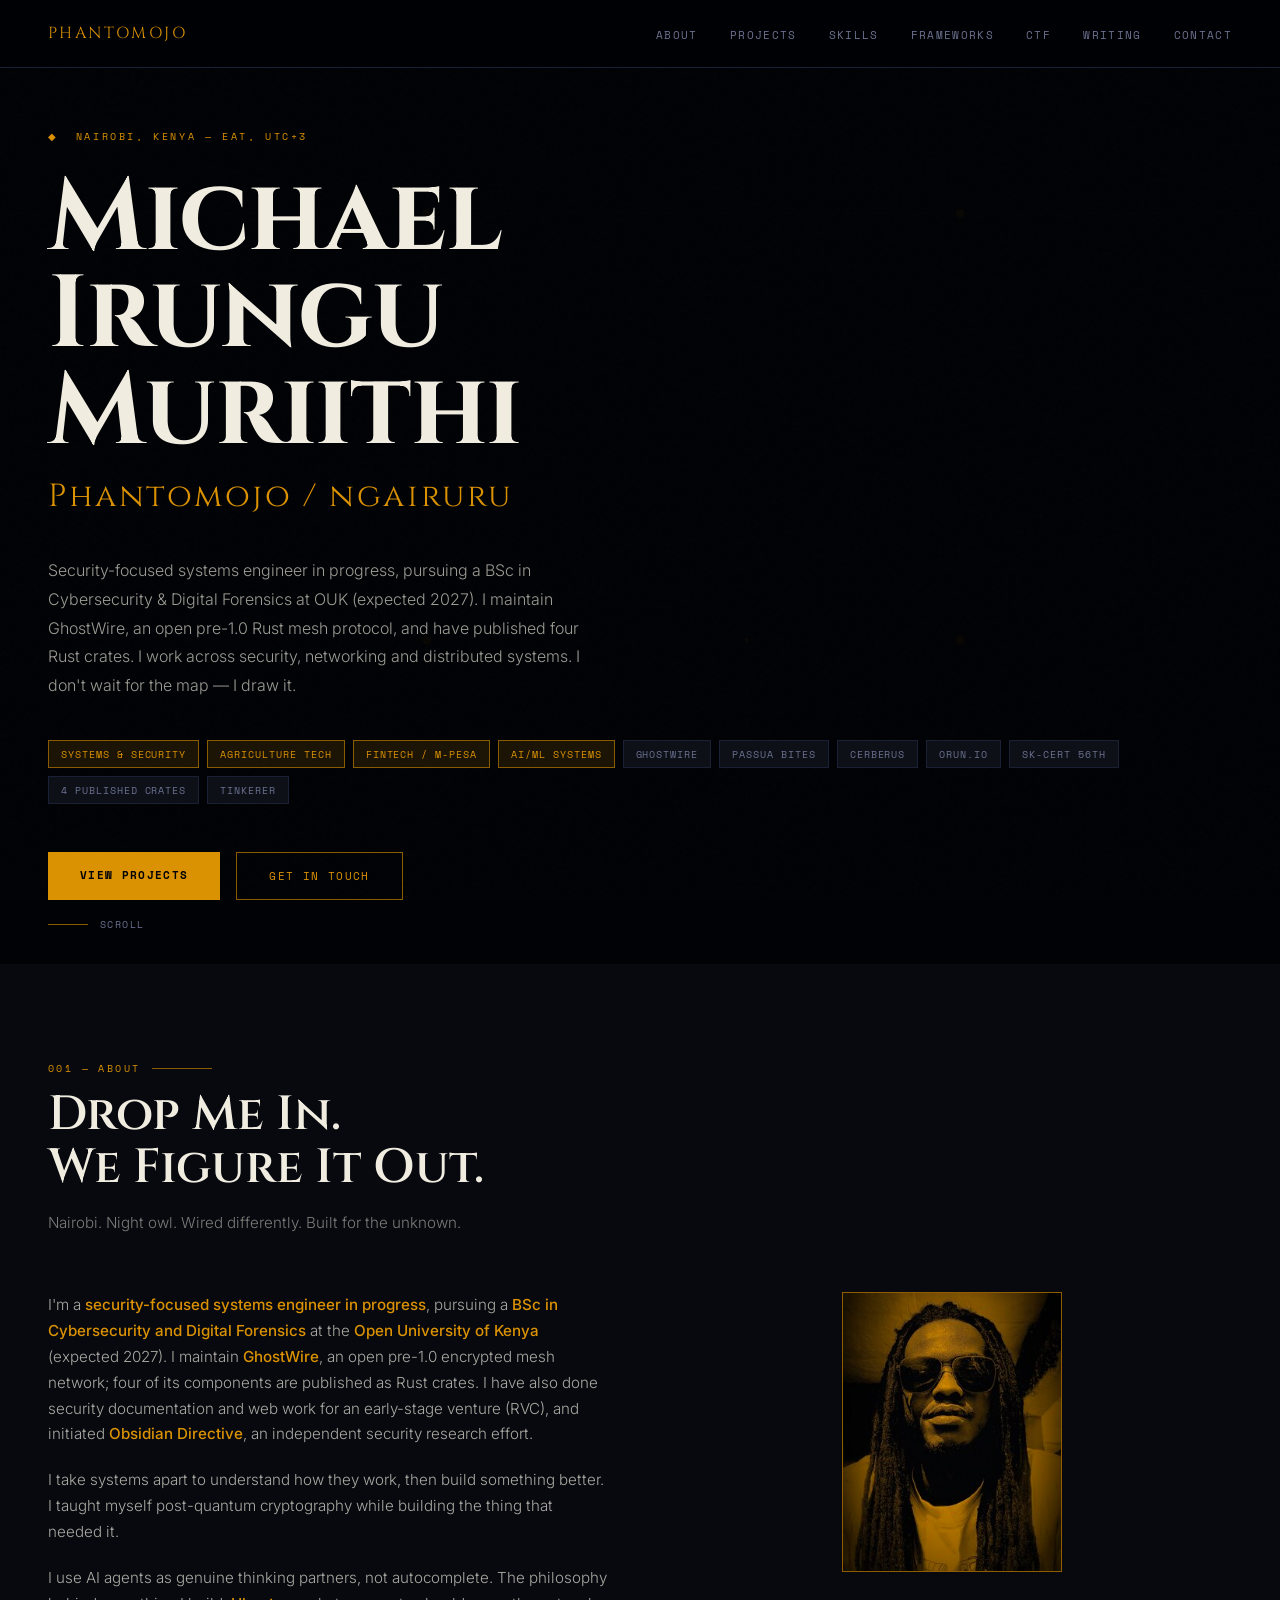
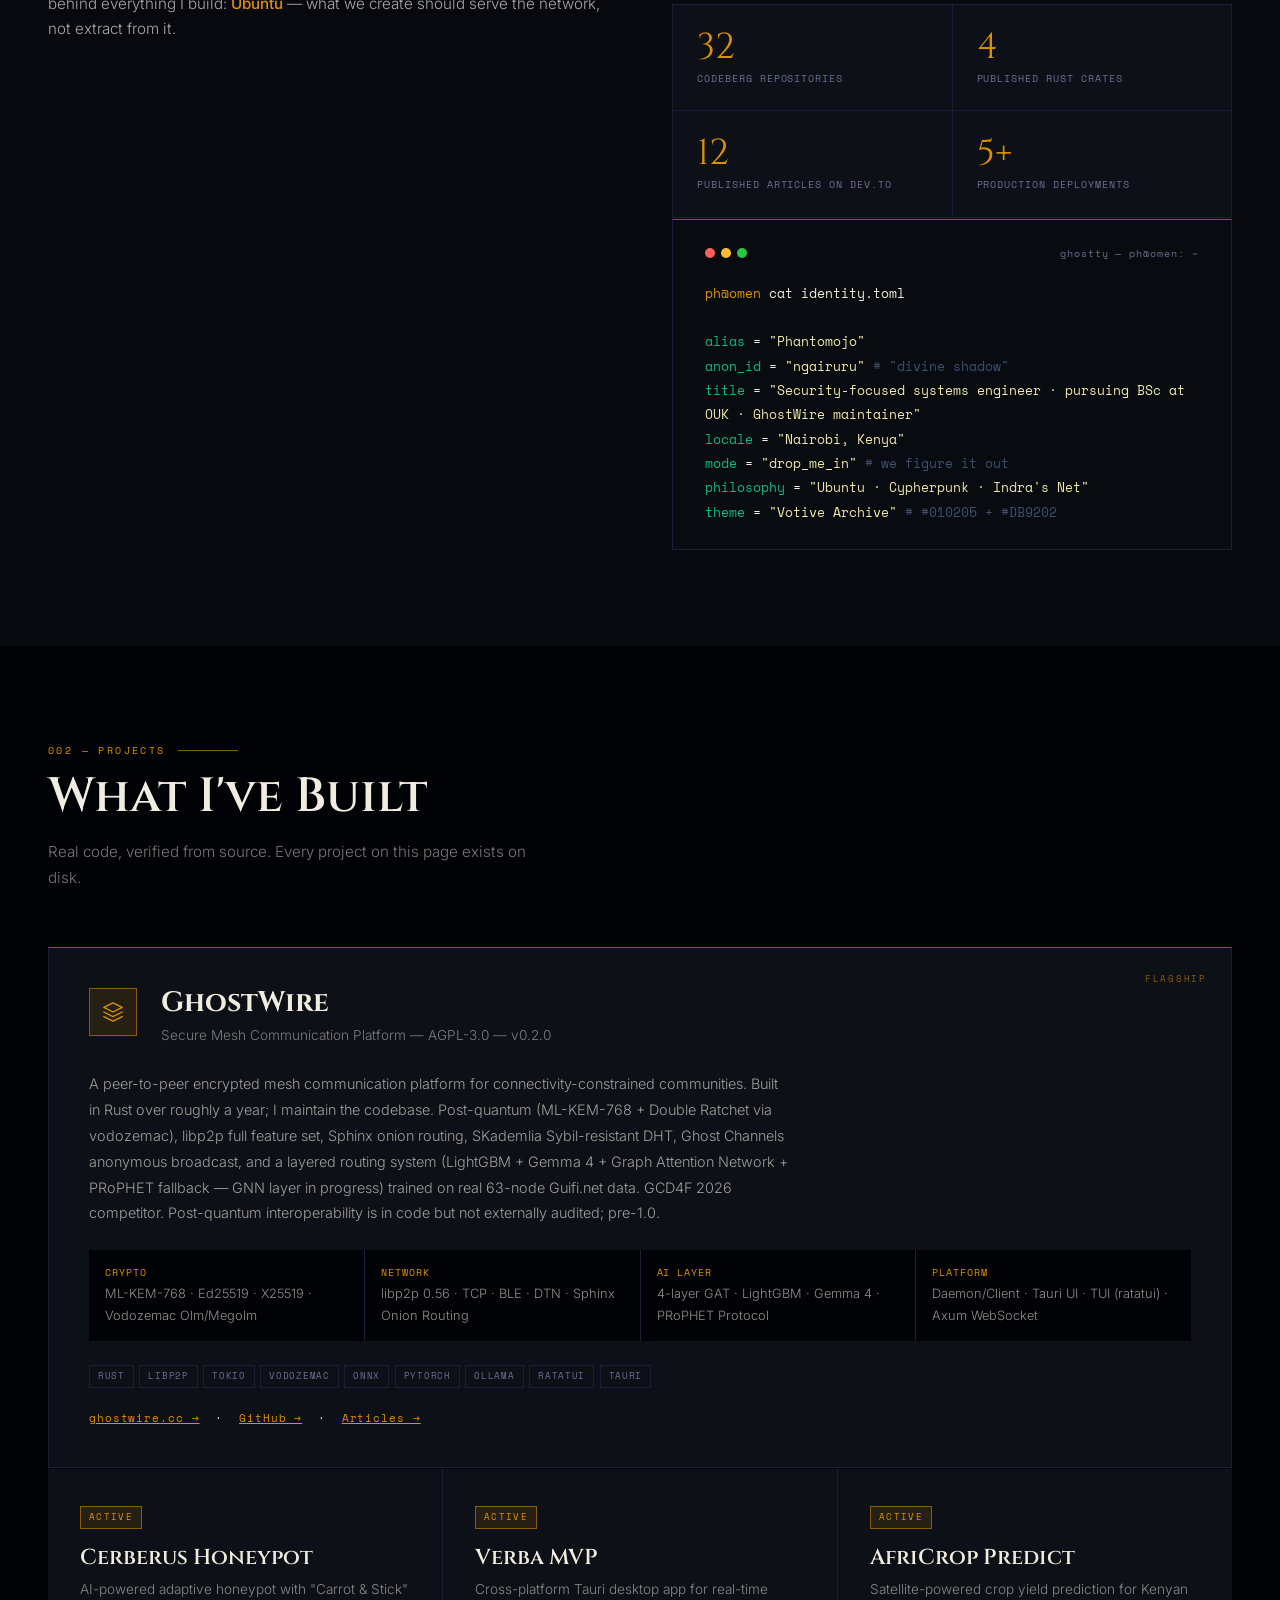
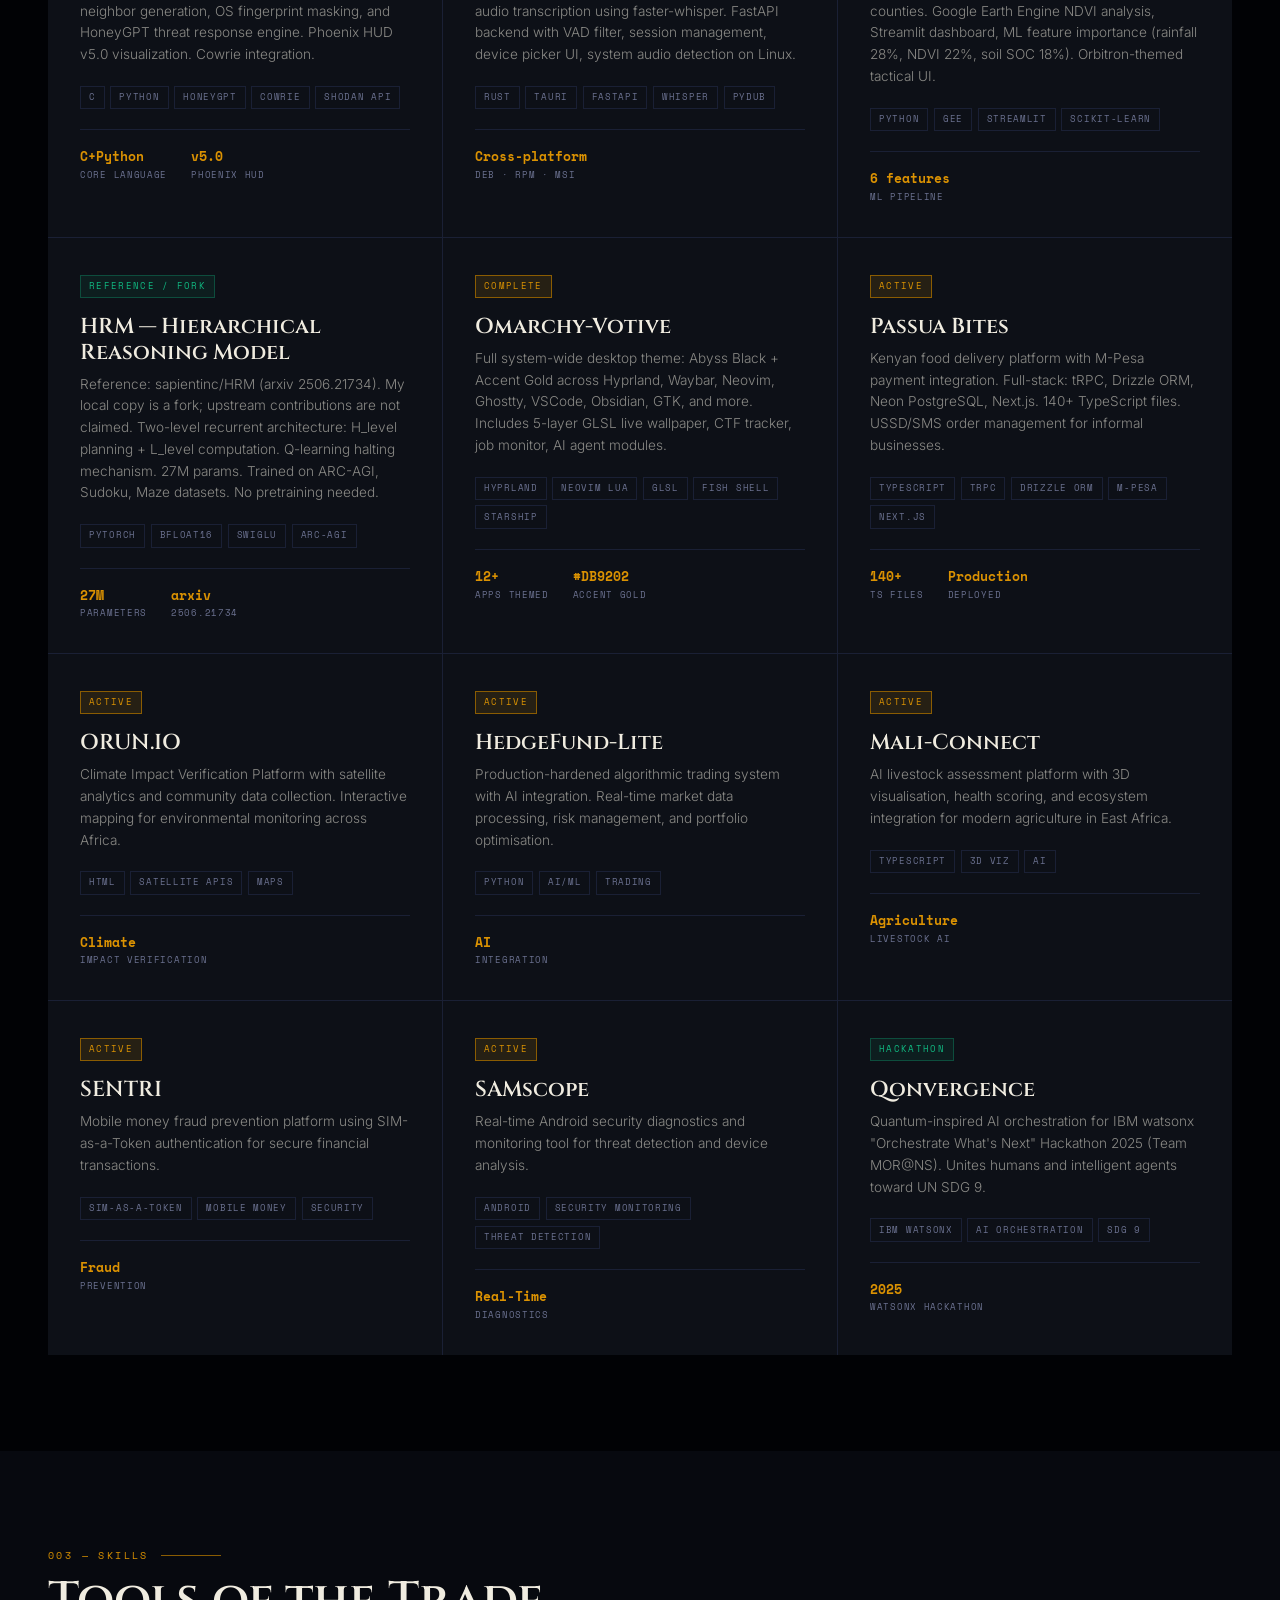
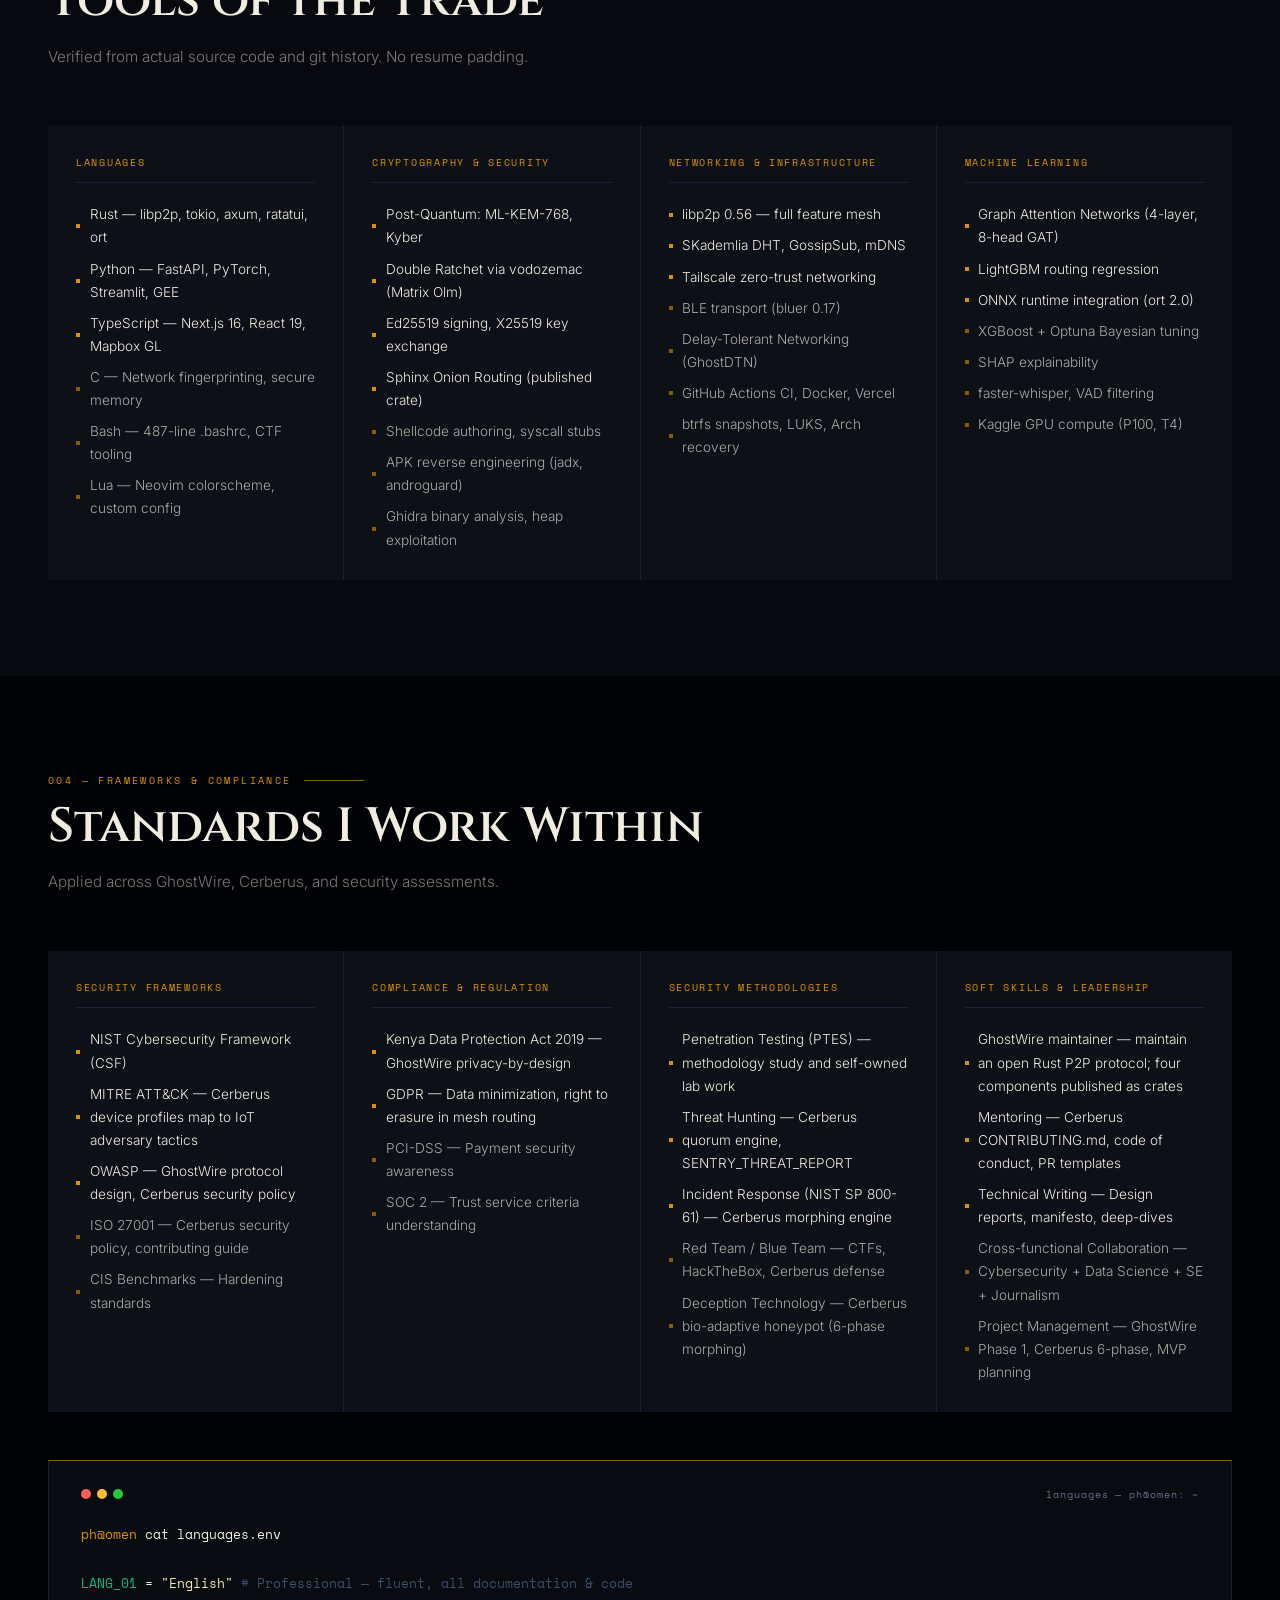
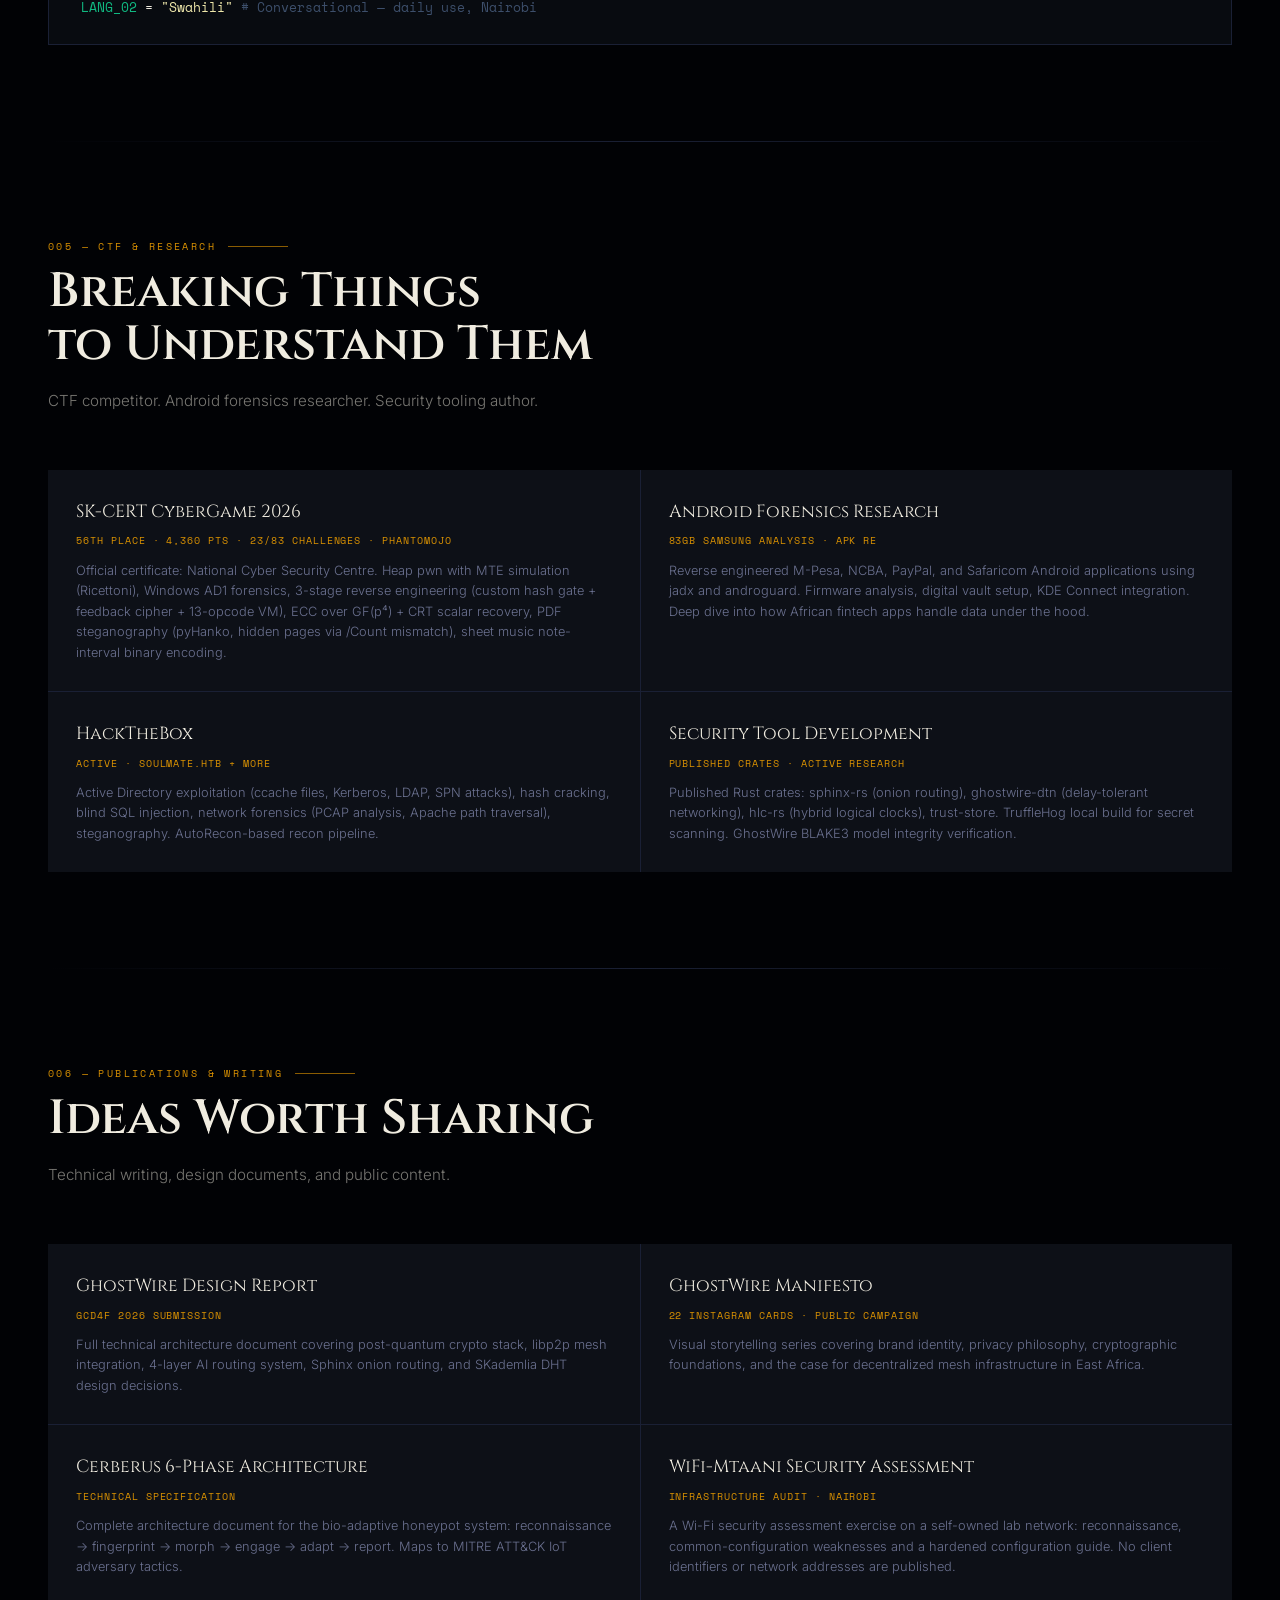
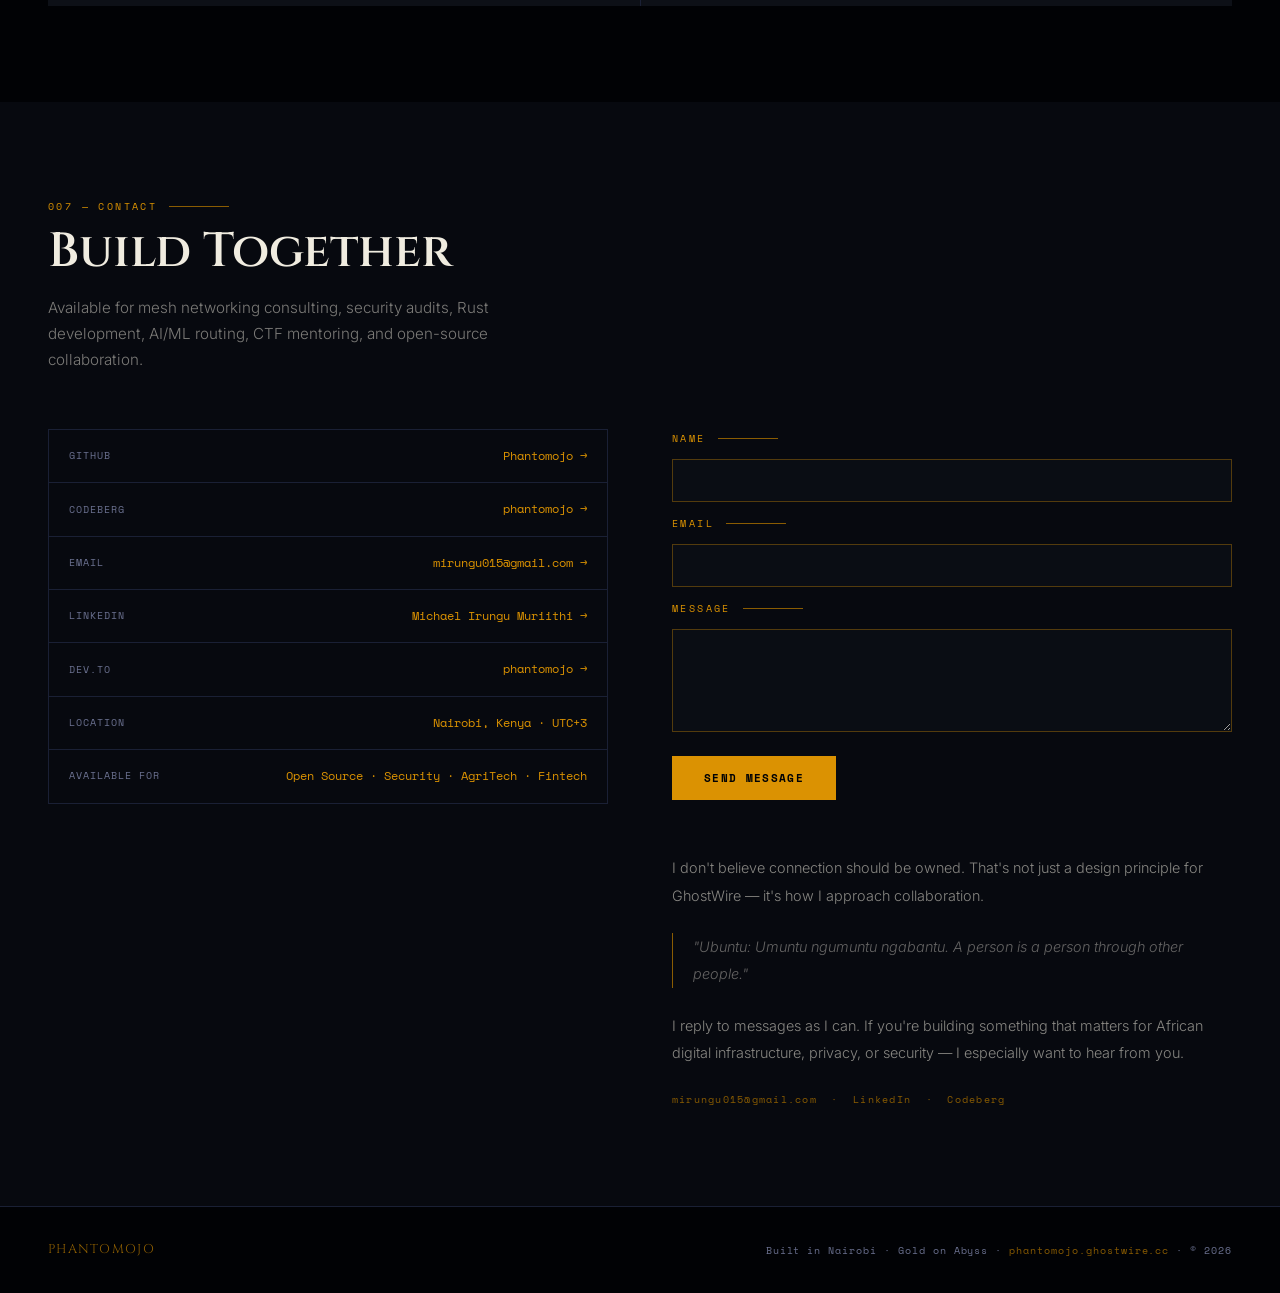
<file: portfolio/index.html>
<!DOCTYPE html>
<html lang="en">
<head>
<meta charset="UTF-8">
<meta name="viewport" content="width=device-width, initial-scale=1.0">
<title>Phantomojo | Security-focused systems engineer · pursuing BSc at OUK</title>
<link rel="preconnect" href="https://fonts.googleapis.com">
<link href="https://fonts.googleapis.com/css2?family=Space+Mono:ital,wght@0,400;0,700;1,400&family=Cinzel:wght@400;600;700&family=Inter:wght@300;400;500&display=swap" rel="stylesheet">
<style>
  :root {
    --abyss: #010205;
    --abyss-mid: #07090f;
    --abyss-surface: #0d1017;
    --abyss-raised: #111520;
    --abyss-border: #1a2035;
    --gold: #DB9202;
    --gold-hi: #FBBF24;
    --gold-dim: #8a5c02;
    --gold-glow: rgba(219,146,2,0.12);
    --parchment: #EFE8AB;
    --white: #f0ece0;
    --muted: #6b7190;
    --mono: 'Space Mono', monospace;
    --serif: 'Cinzel', serif;
    --sans: 'Inter', sans-serif;
  }

  * { margin: 0; padding: 0; box-sizing: border-box; }

  html { scroll-behavior: smooth; }

  body {
    background: var(--abyss);
    color: var(--white);
    font-family: var(--sans);
    font-weight: 300;
    line-height: 1.7;
    overflow-x: hidden;
  }

  ::selection { background: var(--gold); color: var(--abyss); }

  /* ── SCROLLBAR ── */
  ::-webkit-scrollbar { width: 3px; }
  ::-webkit-scrollbar-track { background: var(--abyss); }
  ::-webkit-scrollbar-thumb { background: var(--gold-dim); }

  /* ── NOISE OVERLAY ── */
  body::before {
    content: '';
    position: fixed;
    inset: 0;
    background-image: url("data:image/svg+xml,%3Csvg viewBox='0 0 256 256' xmlns='http://www.w3.org/2000/svg'%3E%3Cfilter id='noise'%3E%3CfeTurbulence type='fractalNoise' baseFrequency='0.9' numOctaves='4' stitchTiles='stitch'/%3E%3C/filter%3E%3Crect width='100%25' height='100%25' filter='url(%23noise)' opacity='0.04'/%3E%3C/svg%3E");
    pointer-events: none;
    z-index: 0;
    opacity: 0.4;
  }

  /* ── NAV ── */
  nav {
    position: fixed;
    top: 0; left: 0; right: 0;
    z-index: 100;
    display: flex;
    align-items: center;
    justify-content: space-between;
    padding: 1.25rem 3rem;
    background: rgba(1,2,5,0.85);
    backdrop-filter: blur(12px);
    border-bottom: 0.5px solid var(--abyss-border);
  }

  .nav-logo {
    font-family: var(--serif);
    font-size: 1rem;
    letter-spacing: 0.15em;
    color: var(--gold);
    text-decoration: none;
  }

  .nav-links {
    display: flex;
    gap: 2rem;
    list-style: none;
  }

  .nav-links a {
    font-family: var(--mono);
    font-size: 0.7rem;
    letter-spacing: 0.12em;
    color: var(--muted);
    text-decoration: none;
    text-transform: uppercase;
    transition: color 0.2s;
  }

  .nav-links a:hover { color: var(--gold); }

  /* ── HERO ── */
  #hero {
    min-height: 100vh;
    display: flex;
    flex-direction: column;
    justify-content: center;
    padding: 8rem 3rem 4rem;
    position: relative;
    overflow: hidden;
  }

  .hero-circuit {
    position: absolute;
    inset: 0;
    pointer-events: none;
    opacity: 0.04;
  }

  .hero-eyebrow {
    font-family: var(--mono);
    font-size: 0.65rem;
    letter-spacing: 0.25em;
    color: var(--gold);
    text-transform: uppercase;
    margin-bottom: 1.5rem;
    animation: fadeUp 0.8s ease both;
  }

  .hero-name {
    font-family: var(--serif);
    font-size: clamp(3.5rem, 8vw, 7rem);
    font-weight: 700;
    line-height: 0.95;
    letter-spacing: -0.01em;
    color: var(--white);
    margin-bottom: 0.5rem;
    animation: fadeUp 0.8s 0.1s ease both;
  }

  .hero-alias {
    font-family: var(--serif);
    font-size: clamp(1.2rem, 3vw, 2rem);
    font-weight: 400;
    color: var(--gold);
    letter-spacing: 0.08em;
    margin-bottom: 2rem;
    animation: fadeUp 0.8s 0.2s ease both;
  }

  .hero-desc {
    max-width: 560px;
    font-size: 1rem;
    color: rgba(240,236,224,0.65);
    line-height: 1.8;
    margin-bottom: 2.5rem;
    animation: fadeUp 0.8s 0.3s ease both;
  }

  .hero-tags {
    display: flex;
    flex-wrap: wrap;
    gap: 0.5rem;
    margin-bottom: 3rem;
    animation: fadeUp 0.8s 0.4s ease both;
  }

  .tag {
    font-family: var(--mono);
    font-size: 0.6rem;
    letter-spacing: 0.1em;
    text-transform: uppercase;
    padding: 0.3rem 0.75rem;
    border: 0.5px solid var(--abyss-border);
    color: var(--muted);
    background: var(--abyss-surface);
  }

  .tag.gold {
    border-color: var(--gold-dim);
    color: var(--gold);
    background: var(--gold-glow);
  }

  .hero-cta {
    display: flex;
    gap: 1rem;
    animation: fadeUp 0.8s 0.5s ease both;
  }

  .btn-primary {
    font-family: var(--mono);
    font-size: 0.7rem;
    letter-spacing: 0.12em;
    text-transform: uppercase;
    padding: 0.85rem 2rem;
    background: var(--gold);
    color: var(--abyss);
    border: none;
    cursor: pointer;
    text-decoration: none;
    transition: background 0.2s, transform 0.1s;
    display: inline-block;
    font-weight: 700;
  }

  .btn-primary:hover { background: var(--gold-hi); transform: translateY(-1px); }

  .btn-ghost {
    font-family: var(--mono);
    font-size: 0.7rem;
    letter-spacing: 0.12em;
    text-transform: uppercase;
    padding: 0.85rem 2rem;
    background: transparent;
    color: var(--gold);
    border: 0.5px solid var(--gold-dim);
    cursor: pointer;
    text-decoration: none;
    transition: border-color 0.2s, color 0.2s;
    display: inline-block;
  }

  .btn-ghost:hover { border-color: var(--gold); color: var(--gold-hi); }

  .hero-scroll-hint {
    position: absolute;
    bottom: 2rem;
    left: 3rem;
    display: flex;
    align-items: center;
    gap: 0.75rem;
    font-family: var(--mono);
    font-size: 0.6rem;
    color: var(--muted);
    letter-spacing: 0.15em;
    text-transform: uppercase;
    animation: fadeUp 1s 0.8s ease both;
  }

  .scroll-line {
    width: 40px;
    height: 0.5px;
    background: var(--gold-dim);
  }

  /* ── SECTION LAYOUT ── */
  section { position: relative; padding: 6rem 3rem; }

  .section-label {
    font-family: var(--mono);
    font-size: 0.6rem;
    letter-spacing: 0.25em;
    text-transform: uppercase;
    color: var(--gold);
    margin-bottom: 0.75rem;
    display: flex;
    align-items: center;
    gap: 0.75rem;
  }

  .section-label::after {
    content: '';
    flex: 1;
    max-width: 60px;
    height: 0.5px;
    background: var(--gold-dim);
  }

  .section-title {
    font-family: var(--serif);
    font-size: clamp(2rem, 4vw, 3rem);
    font-weight: 600;
    color: var(--white);
    margin-bottom: 1rem;
    line-height: 1.1;
  }

  .section-sub {
    font-size: 0.95rem;
    color: rgba(240,236,224,0.5);
    max-width: 500px;
    margin-bottom: 3.5rem;
  }

  /* ── DIVIDER ── */
  .divider {
    width: 100%;
    height: 0.5px;
    background: linear-gradient(90deg, transparent, var(--abyss-border), transparent);
    margin: 0 3rem;
    width: calc(100% - 6rem);
  }

  /* ── ABOUT ── */
  #about { background: var(--abyss-mid); }

  .about-grid {
    display: grid;
    grid-template-columns: 1fr 1fr;
    gap: 4rem;
    align-items: start;
  }

  .about-text p {
    color: rgba(240,236,224,0.7);
    margin-bottom: 1.25rem;
    font-size: 0.95rem;
  }

  .about-text p strong {
    color: var(--gold);
    font-weight: 500;
  }

  .about-stats {
    display: grid;
    grid-template-columns: 1fr 1fr;
    gap: 1px;
    background: var(--abyss-border);
    border: 1px solid var(--abyss-border);
  }

  .stat-cell {
    background: var(--abyss-surface);
    padding: 1.5rem;
  }

  .stat-num {
    font-family: var(--serif);
    font-size: 2.25rem;
    color: var(--gold);
    line-height: 1;
    margin-bottom: 0.3rem;
  }

  .stat-label {
    font-family: var(--mono);
    font-size: 0.6rem;
    letter-spacing: 0.1em;
    text-transform: uppercase;
    color: var(--muted);
  }

  /* ── PROJECTS ── */
  #projects { background: var(--abyss); }

  .projects-grid {
    display: grid;
    grid-template-columns: repeat(auto-fit, minmax(340px, 1fr));
    gap: 1px;
    background: var(--abyss-border);
  }

  .project-card {
    background: var(--abyss-surface);
    padding: 2rem;
    position: relative;
    overflow: hidden;
    transition: background 0.3s;
    text-decoration: none;
    display: block;
    cursor: default;
  }

  a.project-card { cursor: pointer; }

  .project-card::before {
    content: '';
    position: absolute;
    top: 0; left: 0;
    width: 2px; height: 0;
    background: var(--gold);
    transition: height 0.4s ease;
  }

  .project-card:hover { background: var(--abyss-raised); }
  .project-card:hover::before { height: 100%; }

  .project-status {
    font-family: var(--mono);
    font-size: 0.55rem;
    letter-spacing: 0.15em;
    text-transform: uppercase;
    color: var(--gold);
    background: var(--gold-glow);
    border: 0.5px solid var(--gold-dim);
    padding: 0.2rem 0.5rem;
    display: inline-block;
    margin-bottom: 1rem;
  }

  .project-status.contrib {
    color: #10B981;
    background: rgba(16,185,129,0.08);
    border-color: rgba(16,185,129,0.3);
  }

  .project-name {
    font-family: var(--serif);
    font-size: 1.35rem;
    font-weight: 600;
    color: var(--white);
    margin-bottom: 0.5rem;
    line-height: 1.2;
  }

  .project-tagline {
    font-size: 0.85rem;
    color: rgba(240,236,224,0.55);
    margin-bottom: 1.25rem;
    line-height: 1.6;
  }

  .project-tech {
    display: flex;
    flex-wrap: wrap;
    gap: 0.35rem;
    margin-bottom: 1.25rem;
  }

  .tech-pill {
    font-family: var(--mono);
    font-size: 0.55rem;
    letter-spacing: 0.08em;
    padding: 0.2rem 0.5rem;
    border: 0.5px solid var(--abyss-border);
    color: var(--muted);
    text-transform: uppercase;
  }

  .project-metrics {
    display: flex;
    gap: 1.5rem;
    border-top: 0.5px solid var(--abyss-border);
    padding-top: 1rem;
  }

  .metric {
    display: flex;
    flex-direction: column;
  }

  .metric-val {
    font-family: var(--mono);
    font-size: 0.8rem;
    color: var(--gold);
    font-weight: 700;
  }

  .metric-key {
    font-family: var(--mono);
    font-size: 0.55rem;
    color: var(--muted);
    text-transform: uppercase;
    letter-spacing: 0.08em;
  }

  /* ── FEATURED / GHOSTWIRE ── */
  .featured-card {
    background: var(--abyss-surface);
    border: 0.5px solid var(--abyss-border);
    border-top: 1px solid var(--gold-dim);
    padding: 2.5rem;
    margin-bottom: 1px;
    position: relative;
    overflow: hidden;
  }

  .featured-card::after {
    content: 'FLAGSHIP';
    position: absolute;
    top: 1.5rem; right: 1.5rem;
    font-family: var(--mono);
    font-size: 0.55rem;
    letter-spacing: 0.2em;
    color: var(--gold-dim);
  }

  .featured-header {
    display: flex;
    align-items: flex-start;
    gap: 1.5rem;
    margin-bottom: 1.5rem;
  }

  .featured-icon {
    width: 48px; height: 48px;
    background: var(--gold-glow);
    border: 0.5px solid var(--gold-dim);
    display: flex;
    align-items: center;
    justify-content: center;
    flex-shrink: 0;
  }

  .featured-icon svg { width: 22px; height: 22px; }

  .featured-name {
    font-family: var(--serif);
    font-size: 1.75rem;
    font-weight: 700;
    color: var(--white);
    line-height: 1.1;
    margin-bottom: 0.3rem;
  }

  .featured-sub {
    font-size: 0.85rem;
    color: rgba(240,236,224,0.5);
  }

  .featured-desc {
    font-size: 0.9rem;
    color: rgba(240,236,224,0.65);
    line-height: 1.8;
    margin-bottom: 1.5rem;
    max-width: 700px;
  }

  .featured-pillars {
    display: grid;
    grid-template-columns: repeat(auto-fit, minmax(180px, 1fr));
    gap: 1px;
    background: var(--abyss-border);
    margin-bottom: 1.5rem;
  }

  .pillar {
    background: var(--abyss);
    padding: 0.85rem 1rem;
  }

  .pillar-key {
    font-family: var(--mono);
    font-size: 0.6rem;
    letter-spacing: 0.1em;
    color: var(--gold);
    text-transform: uppercase;
    margin-bottom: 0.2rem;
  }

  .pillar-val {
    font-size: 0.8rem;
    color: rgba(240,236,224,0.6);
  }

  /* ── SKILLS ── */
  #skills { background: var(--abyss-mid); }

  .skills-container {
    display: grid;
    grid-template-columns: repeat(auto-fit, minmax(260px, 1fr));
    gap: 1px;
    background: var(--abyss-border);
  }

  .skill-group {
    background: var(--abyss-surface);
    padding: 1.75rem;
  }

  .skill-group-title {
    font-family: var(--mono);
    font-size: 0.6rem;
    letter-spacing: 0.18em;
    text-transform: uppercase;
    color: var(--gold);
    margin-bottom: 1.25rem;
    padding-bottom: 0.75rem;
    border-bottom: 0.5px solid var(--abyss-border);
  }

  .skill-list {
    list-style: none;
    display: flex;
    flex-direction: column;
    gap: 0.5rem;
  }

  .skill-item {
    display: flex;
    align-items: center;
    gap: 0.6rem;
    font-size: 0.85rem;
    color: rgba(240,236,224,0.7);
  }

  .skill-item::before {
    content: '';
    width: 4px; height: 4px;
    background: var(--gold-dim);
    flex-shrink: 0;
  }

  .skill-item.expert { color: var(--white); }
  .skill-item.expert::before { background: var(--gold); }

  /* ── TERMINAL BIO ── */
  .terminal {
    background: #080b10;
    border: 0.5px solid var(--abyss-border);
    border-top: 1px solid var(--gold-dim);
    padding: 1.5rem 2rem;
    font-family: var(--mono);
    font-size: 0.8rem;
    line-height: 1.9;
    margin-top: 3rem;
  }

  .terminal-bar {
    display: flex;
    gap: 6px;
    margin-bottom: 1.25rem;
    align-items: center;
  }

  .t-dot { width: 10px; height: 10px; border-radius: 50%; }
  .t-dot.r { background: #ff5f57; }
  .t-dot.y { background: #febc2e; }
  .t-dot.g { background: #28c840; }
  .t-title { margin-left: auto; font-size: 0.6rem; color: var(--muted); letter-spacing: 0.1em; }

  .t-prompt { color: var(--gold); }
  .t-cmd { color: var(--white); }
  .t-out { color: rgba(240,236,224,0.55); }
  .t-key { color: #10B981; }
  .t-val { color: var(--parchment); }
  .t-comment { color: #3d4f6b; }

  /* ── CTF SECTION ── */
  #ctf { background: var(--abyss); }

  .ctf-grid {
    display: grid;
    grid-template-columns: 1fr 1fr;
    gap: 1px;
    background: var(--abyss-border);
  }

  .ctf-card {
    background: var(--abyss-surface);
    padding: 1.75rem;
  }

  .ctf-event {
    font-family: var(--serif);
    font-size: 1.1rem;
    color: var(--white);
    margin-bottom: 0.3rem;
  }

  .ctf-meta {
    font-family: var(--mono);
    font-size: 0.6rem;
    color: var(--gold);
    letter-spacing: 0.1em;
    text-transform: uppercase;
    margin-bottom: 0.75rem;
  }

  .ctf-desc {
    font-size: 0.8rem;
    color: var(--muted);
    line-height: 1.6;
  }

  /* ── CONTACT ── */
  #contact { background: var(--abyss-mid); }

  .contact-grid {
    display: grid;
    grid-template-columns: 1fr 1fr;
    gap: 4rem;
    align-items: start;
  }

  .contact-links {
    display: flex;
    flex-direction: column;
    gap: 0;
    border: 0.5px solid var(--abyss-border);
  }

  .contact-link {
    display: flex;
    align-items: center;
    justify-content: space-between;
    padding: 1rem 1.25rem;
    border-bottom: 0.5px solid var(--abyss-border);
    text-decoration: none;
    transition: background 0.2s;
  }

  .contact-link:last-child { border-bottom: none; }
  .contact-link:hover { background: var(--abyss-raised); }

  .link-platform {
    font-family: var(--mono);
    font-size: 0.65rem;
    letter-spacing: 0.1em;
    text-transform: uppercase;
    color: var(--muted);
  }

  .link-handle {
    font-family: var(--mono);
    font-size: 0.75rem;
    color: var(--gold);
  }

  .contact-philosophy {
    font-size: 0.9rem;
    color: rgba(240,236,224,0.55);
    line-height: 1.9;
  }

  .contact-philosophy blockquote {
    border-left: 1px solid var(--gold-dim);
    padding-left: 1.25rem;
    margin: 1.5rem 0;
    font-style: italic;
    color: rgba(240,236,224,0.4);
  }

  /* ── FOOTER ── */
  footer {
    padding: 2rem 3rem;
    display: flex;
    align-items: center;
    justify-content: space-between;
    border-top: 0.5px solid var(--abyss-border);
  }

  .footer-logo {
    font-family: var(--serif);
    font-size: 0.8rem;
    color: var(--gold-dim);
    letter-spacing: 0.1em;
  }

  .footer-copy {
    font-family: var(--mono);
    font-size: 0.6rem;
    color: var(--muted);
    letter-spacing: 0.1em;
  }

  /* ── ANIMATIONS ── */
  @keyframes fadeUp {
    from { opacity: 0; transform: translateY(20px); }
    to   { opacity: 1; transform: translateY(0); }
  }

  @keyframes pulse-gold {
    0%, 100% { opacity: 1; }
    50% { opacity: 0.4; }
  }

  .blink { animation: pulse-gold 2s ease-in-out infinite; }

  /* ── RESPONSIVE ── */
  @media (max-width: 768px) {
    nav { padding: 1rem 1.5rem; }
    .nav-links { display: none; }
    section { padding: 4rem 1.5rem; }
    #hero { padding: 6rem 1.5rem 3rem; }
    .about-grid, .contact-grid, .ctf-grid { grid-template-columns: 1fr; }
    .hero-scroll-hint { left: 1.5rem; }
    footer { flex-direction: column; gap: 0.5rem; text-align: center; }
  }
</style>
</head>
<body>

<!-- NAV -->
<nav>
  <a href="#hero" class="nav-logo">PHANTOMOJO</a>
  <ul class="nav-links">
    <li><a href="#about">About</a></li>
    <li><a href="#projects">Projects</a></li>
    <li><a href="#skills">Skills</a></li>
    <li><a href="#frameworks">Frameworks</a></li>
    <li><a href="#ctf">CTF</a></li>
    <li><a href="#publications">Writing</a></li>
    <li><a href="#contact">Contact</a></li>
  </ul>
</nav>

<!-- HERO -->
<section id="hero">
  <svg class="hero-circuit" viewBox="0 0 1200 800" fill="none" xmlns="http://www.w3.org/2000/svg">
    <line x1="0" y1="200" x2="1200" y2="200" stroke="#DB9202" stroke-width="0.5"/>
    <line x1="0" y1="600" x2="1200" y2="600" stroke="#DB9202" stroke-width="0.5"/>
    <line x1="400" y1="0" x2="400" y2="800" stroke="#DB9202" stroke-width="0.5"/>
    <line x1="900" y1="0" x2="900" y2="800" stroke="#DB9202" stroke-width="0.5"/>
    <circle cx="400" cy="200" r="4" fill="#DB9202"/>
    <circle cx="900" cy="200" r="4" fill="#DB9202"/>
    <circle cx="400" cy="600" r="4" fill="#DB9202"/>
    <circle cx="900" cy="600" r="4" fill="#DB9202"/>
    <circle cx="150" cy="200" r="2" fill="#DB9202"/>
    <circle cx="700" cy="600" r="2" fill="#DB9202"/>
    <line x1="150" y1="0" x2="150" y2="200" stroke="#DB9202" stroke-width="0.5"/>
    <line x1="700" y1="600" x2="700" y2="800" stroke="#DB9202" stroke-width="0.5"/>
  </svg>

  <div class="hero-eyebrow">
    <span class="blink">◆</span> &nbsp;Nairobi, Kenya — EAT, UTC+3
  </div>
  <h1 class="hero-name">Michael<br>Irungu<br>Muriithi</h1>
  <div class="hero-alias">Phantomojo / ngairuru</div>
  <p class="hero-desc">
    Security-focused systems engineer in progress, pursuing a BSc in Cybersecurity &amp; Digital Forensics at OUK (expected 2027). I maintain GhostWire, an open pre-1.0 Rust mesh protocol, and have published four Rust crates. I work across security, networking and distributed systems. I don't wait for the map — I draw it.
  </p>
  <div class="hero-tags">
    <span class="tag gold">Systems &amp; security</span>
    <span class="tag gold">Agriculture Tech</span>
    <span class="tag gold">Fintech / M-Pesa</span>
    <span class="tag gold">AI/ML Systems</span>
    <span class="tag">GhostWire</span>
    <span class="tag">Passua Bites</span>
    <span class="tag">Cerberus</span>
    <span class="tag">ORUN.IO</span>
    <span class="tag">SK-CERT 56th</span>
    <span class="tag">4 published crates</span>
    <span class="tag">Tinkerer</span>
  </div>
  <div class="hero-cta">
    <a href="#projects" class="btn-primary">View Projects</a>
    <a href="#contact" class="btn-ghost">Get In Touch</a>
  </div>

  <div class="hero-scroll-hint">
    <div class="scroll-line"></div>
    <span>Scroll</span>
  </div>
</section>

<div class="divider"></div>

<!-- ABOUT -->
<section id="about">
  <div class="section-label">001 — About</div>
  <h2 class="section-title">Drop Me In.<br>We Figure It Out.</h2>
  <p class="section-sub">Nairobi. Night owl. Wired differently. Built for the unknown.</p>

  <div class="about-grid">
    <div class="about-text">
      <p>
        I'm a <strong>security-focused systems engineer in progress</strong>, pursuing a <strong>BSc in Cybersecurity and Digital Forensics</strong> at the <strong>Open University of Kenya</strong> (expected 2027). I maintain <strong>GhostWire</strong>, an open pre-1.0 encrypted mesh network; four of its components are published as Rust crates. I have also done security documentation and web work for an early-stage venture (RVC), and initiated <strong>Obsidian Directive</strong>, an independent security research effort.
      </p>
      <p>
        I take systems apart to understand how they work, then build something better. I taught myself post-quantum cryptography while building the thing that needed it.
      </p>
      <p>
        I use AI agents as genuine thinking partners, not autocomplete. The philosophy behind everything I build: <strong>Ubuntu</strong> — what we create should serve the network, not extract from it.
      </p>
    </div>

    <div>
      <div style="display: flex; justify-content: center; margin-bottom: 1.5rem;">
        <div style="position: relative; display: inline-block;">
          <img src="[data-uri]" 
               alt="Michael Irungu Muriithi — Phantomojo"
               style="width: 220px; height: 280px; object-fit: cover; object-position: top center;
                      border: 1px solid var(--gold-dim); filter: sepia(8%) saturate(1.15);
                      transition: all 0.4s ease;"
               onmouseover="this.style.borderColor='var(--gold)'; this.style.filter='sepia(3%) saturate(1.4)'; this.style.boxShadow='0 0 40px rgba(219,146,2,0.25)'"
               onmouseout="this.style.borderColor='var(--gold-dim)'; this.style.filter='sepia(8%) saturate(1.15)'; this.style.boxShadow='none'">
        </div>
      </div>
      <div class="about-stats">
        <div class="stat-cell">
          <div class="stat-num">32</div>
          <div class="stat-label">Codeberg repositories</div>
        </div>
        <div class="stat-cell">
          <div class="stat-num">4</div>
          <div class="stat-label">Published Rust crates</div>
        </div>
        <div class="stat-cell">
          <div class="stat-num">12</div>
          <div class="stat-label">Published articles on dev.to</div>
        </div>
        <div class="stat-cell">
          <div class="stat-num">5+</div>
          <div class="stat-label">Production deployments</div>
        </div>
      </div>

      <div class="terminal" style="margin-top: 1px;">
        <div class="terminal-bar">
          <div class="t-dot r"></div>
          <div class="t-dot y"></div>
          <div class="t-dot g"></div>
          <div class="t-title">ghostty — ph@omen: ~</div>
        </div>
        <div><span class="t-prompt">ph@omen</span> <span class="t-cmd">cat identity.toml</span></div>
        <div class="t-out"><br></div>
        <div><span class="t-key">alias</span>      = <span class="t-val">"Phantomojo"</span></div>
        <div><span class="t-key">anon_id</span>    = <span class="t-val">"ngairuru"</span>  <span class="t-comment"># "divine shadow"</span></div>
        <div><span class="t-key">title</span>      = <span class="t-val">"Security-focused systems engineer · pursuing BSc at OUK · GhostWire maintainer"</span></div>
        <div><span class="t-key">locale</span>     = <span class="t-val">"Nairobi, Kenya"</span></div>
        <div><span class="t-key">mode</span>       = <span class="t-val">"drop_me_in"</span>  <span class="t-comment"># we figure it out</span></div>
        <div><span class="t-key">philosophy</span> = <span class="t-val">"Ubuntu · Cypherpunk · Indra's Net"</span></div>
        <div><span class="t-key">theme</span>      = <span class="t-val">"Votive Archive"</span>  <span class="t-comment"># #010205 + #DB9202</span></div>
      </div>
    </div>
  </div>
</section>

<div class="divider"></div>

<!-- PROJECTS -->
<section id="projects">
  <div class="section-label">002 — Projects</div>
  <h2 class="section-title">What I've Built</h2>
  <p class="section-sub">Real code, verified from source. Every project on this page exists on disk.</p>

  <!-- GhostWire Featured -->
  <div class="featured-card">
    <div class="featured-header">
      <div class="featured-icon">
        <svg viewBox="0 0 24 24" fill="none" stroke="#DB9202" stroke-width="1.5" stroke-linecap="round" stroke-linejoin="round">
          <path d="M12 2L2 7l10 5 10-5-10-5z"/>
          <path d="M2 17l10 5 10-5"/>
          <path d="M2 12l10 5 10-5"/>
        </svg>
      </div>
      <div>
        <div class="featured-name">GhostWire</div>
        <div class="featured-sub">Secure Mesh Communication Platform — AGPL-3.0 — v0.2.0</div>
      </div>
    </div>
    <p class="featured-desc">
      A peer-to-peer encrypted mesh communication platform for connectivity-constrained communities. Built in Rust over roughly a year; I maintain the codebase. 
      Post-quantum (ML-KEM-768 + Double Ratchet via vodozemac), libp2p full feature set, Sphinx onion routing, SKademlia Sybil-resistant DHT, 
      Ghost Channels anonymous broadcast, and a layered routing system (LightGBM + Gemma 4 + Graph Attention Network + PRoPHET fallback — GNN layer in progress) 
      trained on real 63-node Guifi.net data. GCD4F 2026 competitor. Post-quantum interoperability is in code but not externally audited; pre-1.0.
    </p>
    <div class="featured-pillars">
      <div class="pillar">
        <div class="pillar-key">Crypto</div>
        <div class="pillar-val">ML-KEM-768 · Ed25519 · X25519 · Vodozemac Olm/Megolm</div>
      </div>
      <div class="pillar">
        <div class="pillar-key">Network</div>
        <div class="pillar-val">libp2p 0.56 · TCP · BLE · DTN · Sphinx Onion Routing</div>
      </div>
      <div class="pillar">
        <div class="pillar-key">AI Layer</div>
        <div class="pillar-val">4-layer GAT · LightGBM · Gemma 4 · PRoPHET Protocol</div>
      </div>
      <div class="pillar">
        <div class="pillar-key">Platform</div>
        <div class="pillar-val">Daemon/Client · Tauri UI · TUI (ratatui) · Axum WebSocket</div>
      </div>
    </div>
    <div class="project-tech">
      <span class="tech-pill">Rust</span>
      <span class="tech-pill">libp2p</span>
      <span class="tech-pill">tokio</span>
      <span class="tech-pill">vodozemac</span>
      <span class="tech-pill">ONNX</span>
      <span class="tech-pill">PyTorch</span>
      <span class="tech-pill">Ollama</span>
      <span class="tech-pill">ratatui</span>
      <span class="tech-pill">Tauri</span>
    </div>
    <p style="font-family: var(--mono); font-size: 0.7rem; letter-spacing: 0.08em;">
      <a href="https://www.ghostwire.cc/" target="_blank" rel="noopener" style="color: var(--gold);">ghostwire.cc →</a>
      &nbsp;·&nbsp;
      <a href="https://github.com/Phantomojo/GhostWire-secure-mesh-communication" target="_blank" rel="noopener" style="color: var(--gold);">GitHub →</a>
      &nbsp;·&nbsp;
      <a href="https://dev.to/phantomojo" target="_blank" rel="noopener" style="color: var(--gold);">Articles →</a>
    </p>
  </div>

  <!-- Grid -->
  <div class="projects-grid">

    <a href="https://github.com/Phantomojo/cerberus-honeypot" class="project-card" target="_blank" rel="noopener">
      <div class="project-status">Active</div>
      <div class="project-name">Cerberus Honeypot</div>
      <p class="project-tagline">AI-powered adaptive honeypot with "Carrot & Stick" neighbor generation, OS fingerprint masking, and HoneyGPT threat response engine. Phoenix HUD v5.0 visualization. Cowrie integration.</p>
      <div class="project-tech">
        <span class="tech-pill">C</span>
        <span class="tech-pill">Python</span>
        <span class="tech-pill">HoneyGPT</span>
        <span class="tech-pill">Cowrie</span>
        <span class="tech-pill">Shodan API</span>
      </div>
      <div class="project-metrics">
        <div class="metric">
          <span class="metric-val">C+Python</span>
          <span class="metric-key">Core Language</span>
        </div>
        <div class="metric">
          <span class="metric-val">v5.0</span>
          <span class="metric-key">Phoenix HUD</span>
        </div>
      </div>
    </a>

    <div class="project-card">
      <div class="project-status">Active</div>
      <div class="project-name">Verba MVP</div>
      <p class="project-tagline">Cross-platform Tauri desktop app for real-time audio transcription using faster-whisper. FastAPI backend with VAD filter, session management, device picker UI, system audio detection on Linux.</p>
      <div class="project-tech">
        <span class="tech-pill">Rust</span>
        <span class="tech-pill">Tauri</span>
        <span class="tech-pill">FastAPI</span>
        <span class="tech-pill">Whisper</span>
        <span class="tech-pill">pydub</span>
      </div>
      <div class="project-metrics">
        <div class="metric">
          <span class="metric-val">Cross-platform</span>
          <span class="metric-key">DEB · RPM · MSI</span>
        </div>
      </div>
    </div>

    <div class="project-card">
      <div class="project-status">Active</div>
      <div class="project-name">AfriCrop Predict</div>
      <p class="project-tagline">Satellite-powered crop yield prediction for Kenyan counties. Google Earth Engine NDVI analysis, Streamlit dashboard, ML feature importance (rainfall 28%, NDVI 22%, soil SOC 18%). Orbitron-themed tactical UI.</p>
      <div class="project-tech">
        <span class="tech-pill">Python</span>
        <span class="tech-pill">GEE</span>
        <span class="tech-pill">Streamlit</span>
        <span class="tech-pill">scikit-learn</span>
      </div>
      <div class="project-metrics">
        <div class="metric">
          <span class="metric-val">6 features</span>
          <span class="metric-key">ML Pipeline</span>
        </div>
      </div>
    </div>

    <a href="https://github.com/Phantomojo/HRM" class="project-card" target="_blank" rel="noopener">
      <div class="project-status contrib">Reference / fork</div>
      <div class="project-name">HRM — Hierarchical Reasoning Model</div>
      <p class="project-tagline">Reference: sapientinc/HRM (arxiv 2506.21734). My local copy is a fork; upstream contributions are not claimed. Two-level recurrent architecture: H_level planning + L_level computation. Q-learning halting mechanism. 27M params. Trained on ARC-AGI, Sudoku, Maze datasets. No pretraining needed.</p>
      <div class="project-tech">
        <span class="tech-pill">PyTorch</span>
        <span class="tech-pill">bfloat16</span>
        <span class="tech-pill">SwiGLU</span>
        <span class="tech-pill">ARC-AGI</span>
      </div>
      <div class="project-metrics">
        <div class="metric">
          <span class="metric-val">27M</span>
          <span class="metric-key">Parameters</span>
        </div>
        <div class="metric">
          <span class="metric-val">arxiv</span>
          <span class="metric-key">2506.21734</span>
        </div>
      </div>
    </a>

    <a href="https://github.com/Phantomojo/omarchy" class="project-card" target="_blank" rel="noopener">
      <div class="project-status">Complete</div>
      <div class="project-name">Omarchy-Votive</div>
      <p class="project-tagline">Full system-wide desktop theme: Abyss Black + Accent Gold across Hyprland, Waybar, Neovim, Ghostty, VSCode, Obsidian, GTK, and more. Includes 5-layer GLSL live wallpaper, CTF tracker, job monitor, AI agent modules.</p>
      <div class="project-tech">
        <span class="tech-pill">Hyprland</span>
        <span class="tech-pill">Neovim Lua</span>
        <span class="tech-pill">GLSL</span>
        <span class="tech-pill">Fish Shell</span>
        <span class="tech-pill">Starship</span>
      </div>
      <div class="project-metrics">
        <div class="metric">
          <span class="metric-val">12+</span>
          <span class="metric-key">Apps Themed</span>
        </div>
        <div class="metric">
          <span class="metric-val">#DB9202</span>
          <span class="metric-key">Accent Gold</span>
        </div>
      </div>
    </a>

    <a href="https://passua-bites-web.vercel.app" class="project-card" target="_blank" rel="noopener">
      <div class="project-status">Active</div>
      <div class="project-name">Passua Bites</div>
      <p class="project-tagline">Kenyan food delivery platform with M-Pesa payment integration. Full-stack: tRPC, Drizzle ORM, Neon PostgreSQL, Next.js. 140+ TypeScript files. USSD/SMS order management for informal businesses.</p>
      <div class="project-tech">
        <span class="tech-pill">TypeScript</span>
        <span class="tech-pill">tRPC</span>
        <span class="tech-pill">Drizzle ORM</span>
        <span class="tech-pill">M-Pesa</span>
        <span class="tech-pill">Next.js</span>
      </div>
      <div class="project-metrics">
        <div class="metric">
          <span class="metric-val">140+</span>
          <span class="metric-key">TS Files</span>
        </div>
        <div class="metric">
          <span class="metric-val">Production</span>
          <span class="metric-key">Deployed</span>
        </div>
      </div>
    </a>

    <a href="https://github.com/Phantomojo/ORUN.IO" class="project-card" target="_blank" rel="noopener">
      <div class="project-status">Active</div>
      <div class="project-name">ORUN.IO</div>
      <p class="project-tagline">Climate Impact Verification Platform with satellite analytics and community data collection. Interactive mapping for environmental monitoring across Africa.</p>
      <div class="project-tech">
        <span class="tech-pill">HTML</span>
        <span class="tech-pill">Satellite APIs</span>
        <span class="tech-pill">Maps</span>
      </div>
      <div class="project-metrics">
        <div class="metric">
          <span class="metric-val">Climate</span>
          <span class="metric-key">Impact Verification</span>
        </div>
      </div>
    </a>

    <a href="https://github.com/Phantomojo/hedgefund-lite" class="project-card" target="_blank" rel="noopener">
      <div class="project-status">Active</div>
      <div class="project-name">HedgeFund-Lite</div>
      <p class="project-tagline">Production-hardened algorithmic trading system with AI integration. Real-time market data processing, risk management, and portfolio optimisation.</p>
      <div class="project-tech">
        <span class="tech-pill">Python</span>
        <span class="tech-pill">AI/ML</span>
        <span class="tech-pill">Trading</span>
      </div>
      <div class="project-metrics">
        <div class="metric">
          <span class="metric-val">AI</span>
          <span class="metric-key">Integration</span>
        </div>
      </div>
    </a>

    <a href="https://mali-connect-app.vercel.app" class="project-card" target="_blank" rel="noopener">
      <div class="project-status">Active</div>
      <div class="project-name">Mali-Connect</div>
      <p class="project-tagline">AI livestock assessment platform with 3D visualisation, health scoring, and ecosystem integration for modern agriculture in East Africa.</p>
      <div class="project-tech">
        <span class="tech-pill">TypeScript</span>
        <span class="tech-pill">3D Viz</span>
        <span class="tech-pill">AI</span>
      </div>
      <div class="project-metrics">
        <div class="metric">
          <span class="metric-val">Agriculture</span>
          <span class="metric-key">Livestock AI</span>
        </div>
      </div>
    </a>

    <div class="project-card">
      <div class="project-status">Active</div>
      <div class="project-name">SENTRI</div>
      <p class="project-tagline">Mobile money fraud prevention platform using SIM-as-a-Token authentication for secure financial transactions.</p>
      <div class="project-tech">
        <span class="tech-pill">SIM-as-a-Token</span>
        <span class="tech-pill">Mobile Money</span>
        <span class="tech-pill">Security</span>
      </div>
      <div class="project-metrics">
        <div class="metric">
          <span class="metric-val">Fraud</span>
          <span class="metric-key">Prevention</span>
        </div>
      </div>
    </div>

    <a href="https://github.com/Phantomojo/SAMscope" class="project-card" target="_blank" rel="noopener">
      <div class="project-status">Active</div>
      <div class="project-name">SAMscope</div>
      <p class="project-tagline">Real-time Android security diagnostics and monitoring tool for threat detection and device analysis.</p>
      <div class="project-tech">
        <span class="tech-pill">Android</span>
        <span class="tech-pill">Security Monitoring</span>
        <span class="tech-pill">Threat Detection</span>
      </div>
      <div class="project-metrics">
        <div class="metric">
          <span class="metric-val">Real-Time</span>
          <span class="metric-key">Diagnostics</span>
        </div>
      </div>
    </a>

    <div class="project-card">
      <div class="project-status contrib">Hackathon</div>
      <div class="project-name">Qonvergence</div>
      <p class="project-tagline">Quantum-inspired AI orchestration for IBM watsonx "Orchestrate What's Next" Hackathon 2025 (Team MOR@NS). Unites humans and intelligent agents toward UN SDG 9.</p>
      <div class="project-tech">
        <span class="tech-pill">IBM watsonx</span>
        <span class="tech-pill">AI Orchestration</span>
        <span class="tech-pill">SDG 9</span>
      </div>
      <div class="project-metrics">
        <div class="metric">
          <span class="metric-val">2025</span>
          <span class="metric-key">watsonx Hackathon</span>
        </div>
      </div>
    </div>

  </div>
</section>

<div class="divider"></div>

<!-- SKILLS -->
<section id="skills">
  <div class="section-label">003 — Skills</div>
  <h2 class="section-title">Tools of the Trade</h2>
  <p class="section-sub">Verified from actual source code and git history. No resume padding.</p>

  <div class="skills-container">
    <div class="skill-group">
      <div class="skill-group-title">Languages</div>
      <ul class="skill-list">
        <li class="skill-item expert">Rust — libp2p, tokio, axum, ratatui, ort</li>
        <li class="skill-item expert">Python — FastAPI, PyTorch, Streamlit, GEE</li>
        <li class="skill-item expert">TypeScript — Next.js 16, React 19, Mapbox GL</li>
        <li class="skill-item">C — Network fingerprinting, secure memory</li>
        <li class="skill-item">Bash — 487-line .bashrc, CTF tooling</li>
        <li class="skill-item">Lua — Neovim colorscheme, custom config</li>
      </ul>
    </div>

    <div class="skill-group">
      <div class="skill-group-title">Cryptography & Security</div>
      <ul class="skill-list">
        <li class="skill-item expert">Post-Quantum: ML-KEM-768, Kyber</li>
        <li class="skill-item expert">Double Ratchet via vodozemac (Matrix Olm)</li>
        <li class="skill-item expert">Ed25519 signing, X25519 key exchange</li>
        <li class="skill-item expert">Sphinx Onion Routing (published crate)</li>
        <li class="skill-item">Shellcode authoring, syscall stubs</li>
        <li class="skill-item">APK reverse engineering (jadx, androguard)</li>
        <li class="skill-item">Ghidra binary analysis, heap exploitation</li>
      </ul>
    </div>

    <div class="skill-group">
      <div class="skill-group-title">Networking & Infrastructure</div>
      <ul class="skill-list">
        <li class="skill-item expert">libp2p 0.56 — full feature mesh</li>
        <li class="skill-item expert">SKademlia DHT, GossipSub, mDNS</li>
        <li class="skill-item expert">Tailscale zero-trust networking</li>
        <li class="skill-item">BLE transport (bluer 0.17)</li>
        <li class="skill-item">Delay-Tolerant Networking (GhostDTN)</li>
        <li class="skill-item">GitHub Actions CI, Docker, Vercel</li>
        <li class="skill-item">btrfs snapshots, LUKS, Arch recovery</li>
      </ul>
    </div>

    <div class="skill-group">
      <div class="skill-group-title">Machine Learning</div>
      <ul class="skill-list">
        <li class="skill-item expert">Graph Attention Networks (4-layer, 8-head GAT)</li>
        <li class="skill-item expert">LightGBM routing regression</li>
        <li class="skill-item expert">ONNX runtime integration (ort 2.0)</li>
        <li class="skill-item">XGBoost + Optuna Bayesian tuning</li>
        <li class="skill-item">SHAP explainability</li>
        <li class="skill-item">faster-whisper, VAD filtering</li>
        <li class="skill-item">Kaggle GPU compute (P100, T4)</li>
      </ul>
    </div>
  </div>
</section>

<div class="divider"></div>

<!-- FRAMEWORKS & COMPLIANCE -->
<section id="frameworks">
  <div class="section-label">004 — Frameworks &amp; Compliance</div>
  <h2 class="section-title">Standards I Work Within</h2>
  <p class="section-sub">Applied across GhostWire, Cerberus, and security assessments.</p>

  <div class="skills-container">
    <div class="skill-group">
      <div class="skill-group-title">Security Frameworks</div>
      <ul class="skill-list">
        <li class="skill-item expert">NIST Cybersecurity Framework (CSF)</li>
        <li class="skill-item expert">MITRE ATT&CK — Cerberus device profiles map to IoT adversary tactics</li>
        <li class="skill-item expert">OWASP — GhostWire protocol design, Cerberus security policy</li>
        <li class="skill-item">ISO 27001 — Cerberus security policy, contributing guide</li>
        <li class="skill-item">CIS Benchmarks — Hardening standards</li>
      </ul>
    </div>

    <div class="skill-group">
      <div class="skill-group-title">Compliance &amp; Regulation</div>
      <ul class="skill-list">
        <li class="skill-item expert">Kenya Data Protection Act 2019 — GhostWire privacy-by-design</li>
        <li class="skill-item expert">GDPR — Data minimization, right to erasure in mesh routing</li>
        <li class="skill-item">PCI-DSS — Payment security awareness</li>
        <li class="skill-item">SOC 2 — Trust service criteria understanding</li>
      </ul>
    </div>

    <div class="skill-group">
      <div class="skill-group-title">Security Methodologies</div>
      <ul class="skill-list">
        <li class="skill-item expert">Penetration Testing (PTES) — methodology study and self-owned lab work</li>
        <li class="skill-item expert">Threat Hunting — Cerberus quorum engine, SENTRY_THREAT_REPORT</li>
        <li class="skill-item expert">Incident Response (NIST SP 800-61) — Cerberus morphing engine</li>
        <li class="skill-item">Red Team / Blue Team — CTFs, HackTheBox, Cerberus defense</li>
        <li class="skill-item">Deception Technology — Cerberus bio-adaptive honeypot (6-phase morphing)</li>
      </ul>
    </div>

    <div class="skill-group">
      <div class="skill-group-title">Soft Skills &amp; Leadership</div>
      <ul class="skill-list">
        <li class="skill-item expert">GhostWire maintainer — maintain an open Rust P2P protocol; four components published as crates</li>
        <li class="skill-item expert">Mentoring — Cerberus CONTRIBUTING.md, code of conduct, PR templates</li>
        <li class="skill-item expert">Technical Writing — Design reports, manifesto, deep-dives</li>
        <li class="skill-item">Cross-functional Collaboration — Cybersecurity + Data Science + SE + Journalism</li>
        <li class="skill-item">Project Management — GhostWire Phase 1, Cerberus 6-phase, MVP planning</li>
      </ul>
    </div>
  </div>

  <div class="terminal" style="margin-top: 3rem;">
    <div class="terminal-bar">
      <div class="t-dot r"></div>
      <div class="t-dot y"></div>
      <div class="t-dot g"></div>
      <div class="t-title">languages — ph@omen: ~</div>
    </div>
    <div><span class="t-prompt">ph@omen</span> <span class="t-cmd">cat languages.env</span></div>
    <div class="t-out"><br></div>
    <div><span class="t-key">LANG_01</span>    = <span class="t-val">"English"</span>  <span class="t-comment"># Professional — fluent, all documentation & code</span></div>
    <div><span class="t-key">LANG_02</span>    = <span class="t-val">"Swahili"</span>  <span class="t-comment"># Conversational — daily use, Nairobi</span></div>
  </div>
</section>

<div class="divider"></div>

<!-- CTF -->
<section id="ctf">
  <div class="section-label">005 — CTF &amp; Research</div>
  <h2 class="section-title">Breaking Things<br>to Understand Them</h2>
  <p class="section-sub">CTF competitor. Android forensics researcher. Security tooling author.</p>

  <div class="ctf-grid">
    <div class="ctf-card">
      <div class="ctf-event">SK-CERT CyberGame 2026</div>
      <div class="ctf-meta">56th Place · 4,360 pts · 23/83 Challenges · PHANTOMOJO</div>
      <p class="ctf-desc">Official certificate: National Cyber Security Centre. Heap pwn with MTE simulation (Ricettoni), Windows AD1 forensics, 3-stage reverse engineering (custom hash gate + feedback cipher + 13-opcode VM), ECC over GF(p⁴) + CRT scalar recovery, PDF steganography (pyHanko, hidden pages via /Count mismatch), sheet music note-interval binary encoding.</p>
    </div>

    <div class="ctf-card">
      <div class="ctf-event">Android Forensics Research</div>
      <div class="ctf-meta">83GB Samsung Analysis · APK RE</div>
      <p class="ctf-desc">Reverse engineered M-Pesa, NCBA, PayPal, and Safaricom Android applications using jadx and androguard. Firmware analysis, digital vault setup, KDE Connect integration. Deep dive into how African fintech apps handle data under the hood.</p>
    </div>

    <div class="ctf-card">
      <div class="ctf-event">HackTheBox</div>
      <div class="ctf-meta">Active · soulmate.htb + more</div>
      <p class="ctf-desc">Active Directory exploitation (ccache files, Kerberos, LDAP, SPN attacks), hash cracking, blind SQL injection, network forensics (PCAP analysis, Apache path traversal), steganography. AutoRecon-based recon pipeline.</p>
    </div>

    <div class="ctf-card">
      <div class="ctf-event">Security Tool Development</div>
      <div class="ctf-meta">Published Crates · Active Research</div>
      <p class="ctf-desc">Published Rust crates: sphinx-rs (onion routing), ghostwire-dtn (delay-tolerant networking), hlc-rs (hybrid logical clocks), trust-store. TruffleHog local build for secret scanning. GhostWire BLAKE3 model integrity verification.</p>
    </div>
  </div>
</section>

<div class="divider"></div>

<!-- PUBLICATIONS -->
<section id="publications">
  <div class="section-label">006 — Publications &amp; Writing</div>
  <h2 class="section-title">Ideas Worth Sharing</h2>
  <p class="section-sub">Technical writing, design documents, and public content.</p>

  <div class="ctf-grid">
    <div class="ctf-card">
      <div class="ctf-event">GhostWire Design Report</div>
      <div class="ctf-meta">GCD4F 2026 Submission</div>
      <p class="ctf-desc">Full technical architecture document covering post-quantum crypto stack, libp2p mesh integration, 4-layer AI routing system, Sphinx onion routing, and SKademlia DHT design decisions.</p>
    </div>

    <div class="ctf-card">
      <div class="ctf-event">GhostWire Manifesto</div>
      <div class="ctf-meta">22 Instagram Cards · Public Campaign</div>
      <p class="ctf-desc">Visual storytelling series covering brand identity, privacy philosophy, cryptographic foundations, and the case for decentralized mesh infrastructure in East Africa.</p>
    </div>

    <div class="ctf-card">
      <div class="ctf-event">Cerberus 6-Phase Architecture</div>
      <div class="ctf-meta">Technical Specification</div>
      <p class="ctf-desc">Complete architecture document for the bio-adaptive honeypot system: reconnaissance → fingerprint → morph → engage → adapt → report. Maps to MITRE ATT&CK IoT adversary tactics.</p>
    </div>

    <div class="ctf-card">
      <div class="ctf-event">WiFi-Mtaani Security Assessment</div>
      <div class="ctf-meta">Infrastructure Audit · Nairobi</div>
      <p class="ctf-desc">A Wi-Fi security assessment exercise on a self-owned lab network: reconnaissance, common-configuration weaknesses and a hardened configuration guide. No client identifiers or network addresses are published.</p>
    </div>
  </div>
</section>

<div class="divider"></div>

<!-- CONTACT -->
<section id="contact">
  <div class="section-label">007 — Contact</div>
  <h2 class="section-title">Build Together</h2>
  <p class="section-sub">Available for mesh networking consulting, security audits, Rust development, AI/ML routing, CTF mentoring, and open-source collaboration.</p>

  <div class="contact-grid">
    <div class="contact-links">
      <a href="https://github.com/Phantomojo" class="contact-link" target="_blank" rel="noopener">
        <span class="link-platform">GitHub</span>
        <span class="link-handle">Phantomojo →</span>
      </a>
      <a href="https://codeberg.org/phantomojo" class="contact-link" target="_blank" rel="noopener">
        <span class="link-platform">Codeberg</span>
        <span class="link-handle">phantomojo →</span>
      </a>
      <a href="mailto:mirungu015@gmail.com" class="contact-link">
        <span class="link-platform">Email</span>
        <span class="link-handle">mirungu015@gmail.com →</span>
      </a>
      <a href="https://linkedin.com/in/michaelimuriithi" class="contact-link" target="_blank" rel="noopener">
        <span class="link-platform">LinkedIn</span>
        <span class="link-handle">Michael Irungu Muriithi →</span>
      </a>
      <a href="https://dev.to/phantomojo" class="contact-link" target="_blank">
        <span class="link-platform">Dev.to</span>
        <span class="link-handle">phantomojo →</span>
      </a>
      <div class="contact-link" style="cursor: default;">
        <span class="link-platform">Location</span>
        <span class="link-handle">Nairobi, Kenya · UTC+3</span>
      </div>
      <div class="contact-link" style="cursor: default;">
        <span class="link-platform">Available For</span>
        <span class="link-handle">Open Source · Security · AgriTech · Fintech</span>
      </div>
    </div>

    <div class="contact-philosophy">
      <form id="contact-form" class="contact-form" style="margin-bottom:1.5rem;display:grid;gap:0.75rem;">
        <label class="section-label" for="cf-name" style="margin:0;">Name</label>
        <input id="cf-name" name="name" required maxlength="120" autocomplete="name" style="background:#0a0d14;border:1px solid rgba(219,146,2,0.35);color:var(--gold);padding:0.65rem 0.75rem;font-family:var(--mono);font-size:0.85rem;">
        <label class="section-label" for="cf-email" style="margin:0;">Email</label>
        <input id="cf-email" name="email" type="email" required maxlength="200" autocomplete="email" style="background:#0a0d14;border:1px solid rgba(219,146,2,0.35);color:var(--gold);padding:0.65rem 0.75rem;font-family:var(--mono);font-size:0.85rem;">
        <label class="section-label" for="cf-message" style="margin:0;">Message</label>
        <textarea id="cf-message" name="message" required rows="4" maxlength="4000" style="background:#0a0d14;border:1px solid rgba(219,146,2,0.35);color:var(--gold);padding:0.65rem 0.75rem;font-family:var(--mono);font-size:0.85rem;resize:vertical;"></textarea>
        <div class="cf-turnstile" data-sitekey="0x4AAAAAAE_1jzwoAblXgEpJ"></div>
        <button type="submit" class="btn-primary" style="justify-self:start;cursor:pointer;">Send Message</button>
        <p id="cf-status" class="section-sub" style="margin:0;min-height:1.2em;" aria-live="polite"></p>
      </form>

      <p>I don't believe connection should be owned. That's not just a design principle for GhostWire — it's how I approach collaboration.</p>

      <blockquote>
        "Ubuntu: Umuntu ngumuntu ngabantu. A person is a person through other people."
      </blockquote>

      <p>I reply to messages as I can. If you're building something that matters for African digital infrastructure, privacy, or security — I especially want to hear from you.</p>

      <p style="margin-top: 1.5rem; font-family: var(--mono); font-size: 0.65rem; color: var(--gold-dim); letter-spacing: 0.12em;">
        <a href="mailto:mirungu015@gmail.com" style="color: var(--gold-dim); text-decoration: none;">mirungu015@gmail.com</a>
        &nbsp;·&nbsp;
        <a href="https://linkedin.com/in/michaelimuriithi" target="_blank" rel="noopener" style="color: var(--gold-dim); text-decoration: none;">LinkedIn</a>
        &nbsp;·&nbsp;
        <a href="https://codeberg.org/phantomojo" target="_blank" rel="noopener" style="color: var(--gold-dim); text-decoration: none;">Codeberg</a>
      </p>
    </div>
  </div>
</section>

<!-- FOOTER -->
<footer>
  <div class="footer-logo">PHANTOMOJO</div>
  <div class="footer-copy">Built in Nairobi · Gold on Abyss · <a href="https://phantomojo.ghostwire.cc" style="color: var(--gold-dim); text-decoration: none;">phantomojo.ghostwire.cc</a> · © 2026</div>
</footer>

<!-- TURNSTILE -->
<script src="https://challenges.cloudflare.com/turnstile/v0/api.js" async defer></script>

<!-- SCROLL ANIMATIONS -->
<script>
  // Intersection Observer for fade-in animations
  const observer = new IntersectionObserver((entries) => {
    entries.forEach(entry => {
      if (entry.isIntersecting) {
        entry.target.style.opacity = '1';
        entry.target.style.transform = 'translateY(0)';
      }
    });
  }, { threshold: 0.1 });

  // Observe all sections and cards
  document.querySelectorAll('section, .project-card, .ctf-card, .skill-group, .stat-cell, .featured-card').forEach(el => {
    el.style.opacity = '0';
    el.style.transform = 'translateY(20px)';
    el.style.transition = 'opacity 0.6s ease, transform 0.6s ease';
    observer.observe(el);
  });

  // Contact form → Cloudflare Worker + Turnstile
  const contactForm = document.getElementById('contact-form');
  if (contactForm) {
    const cfStatus = document.getElementById('cf-status');
    contactForm.addEventListener('submit', async (e) => {
      e.preventDefault();
      cfStatus.textContent = 'Sending…';
      const tokenEl = contactForm.querySelector('textarea[name="cf-turnstile-response"], input[name="cf-turnstile-response"]');
      const token = tokenEl ? tokenEl.value : '';
      try {
        const res = await fetch('https://api.ghostwire.cc/api/contact', {
          method: 'POST',
          headers: { 'content-type': 'application/json' },
          body: JSON.stringify({
            name: contactForm.elements.namedItem('name').value,
            email: contactForm.elements.namedItem('email').value,
            message: contactForm.elements.namedItem('message').value,
            token,
          }),
        });
        const data = await res.json().catch(() => ({}));
        if (res.ok) {
          cfStatus.textContent = 'Sent. I will reply eventually — night owl hours apply.';
          contactForm.reset();
        } else {
          cfStatus.textContent = data.error || 'Failed to send.';
        }
      } catch {
        cfStatus.textContent = 'Network error — try email instead.';
      }
    });
  }

  // Active nav link highlighting
  const sections = document.querySelectorAll('section[id]');
  const navLinks = document.querySelectorAll('.nav-links a');

  window.addEventListener('scroll', () => {
    let current = '';
    sections.forEach(section => {
      const sectionTop = section.offsetTop - 100;
      if (window.scrollY >= sectionTop) {
        current = section.getAttribute('id');
      }
    });

    navLinks.forEach(link => {
      link.style.color = '';
      if (link.getAttribute('href') === `#${current}`) {
        link.style.color = 'var(--gold)';
      }
    });
  });
</script>

</body>
</html>
</file>
